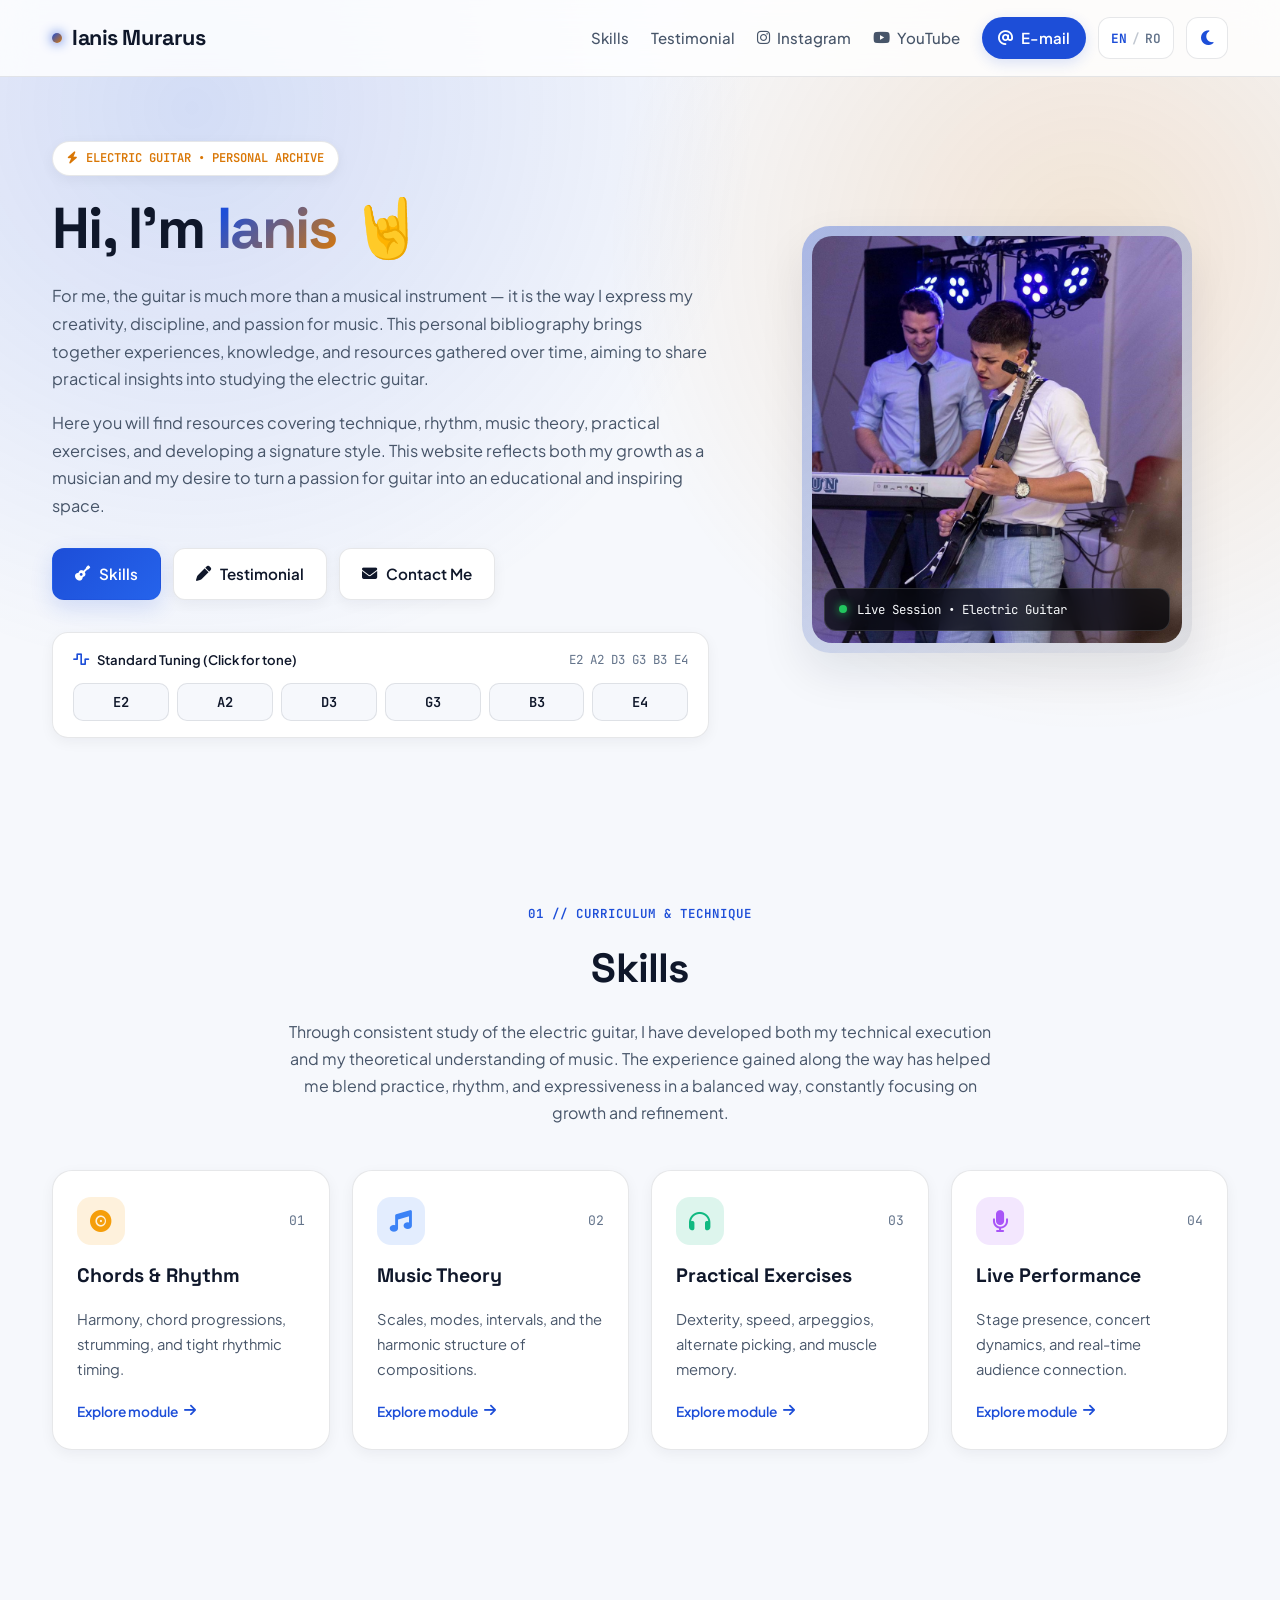
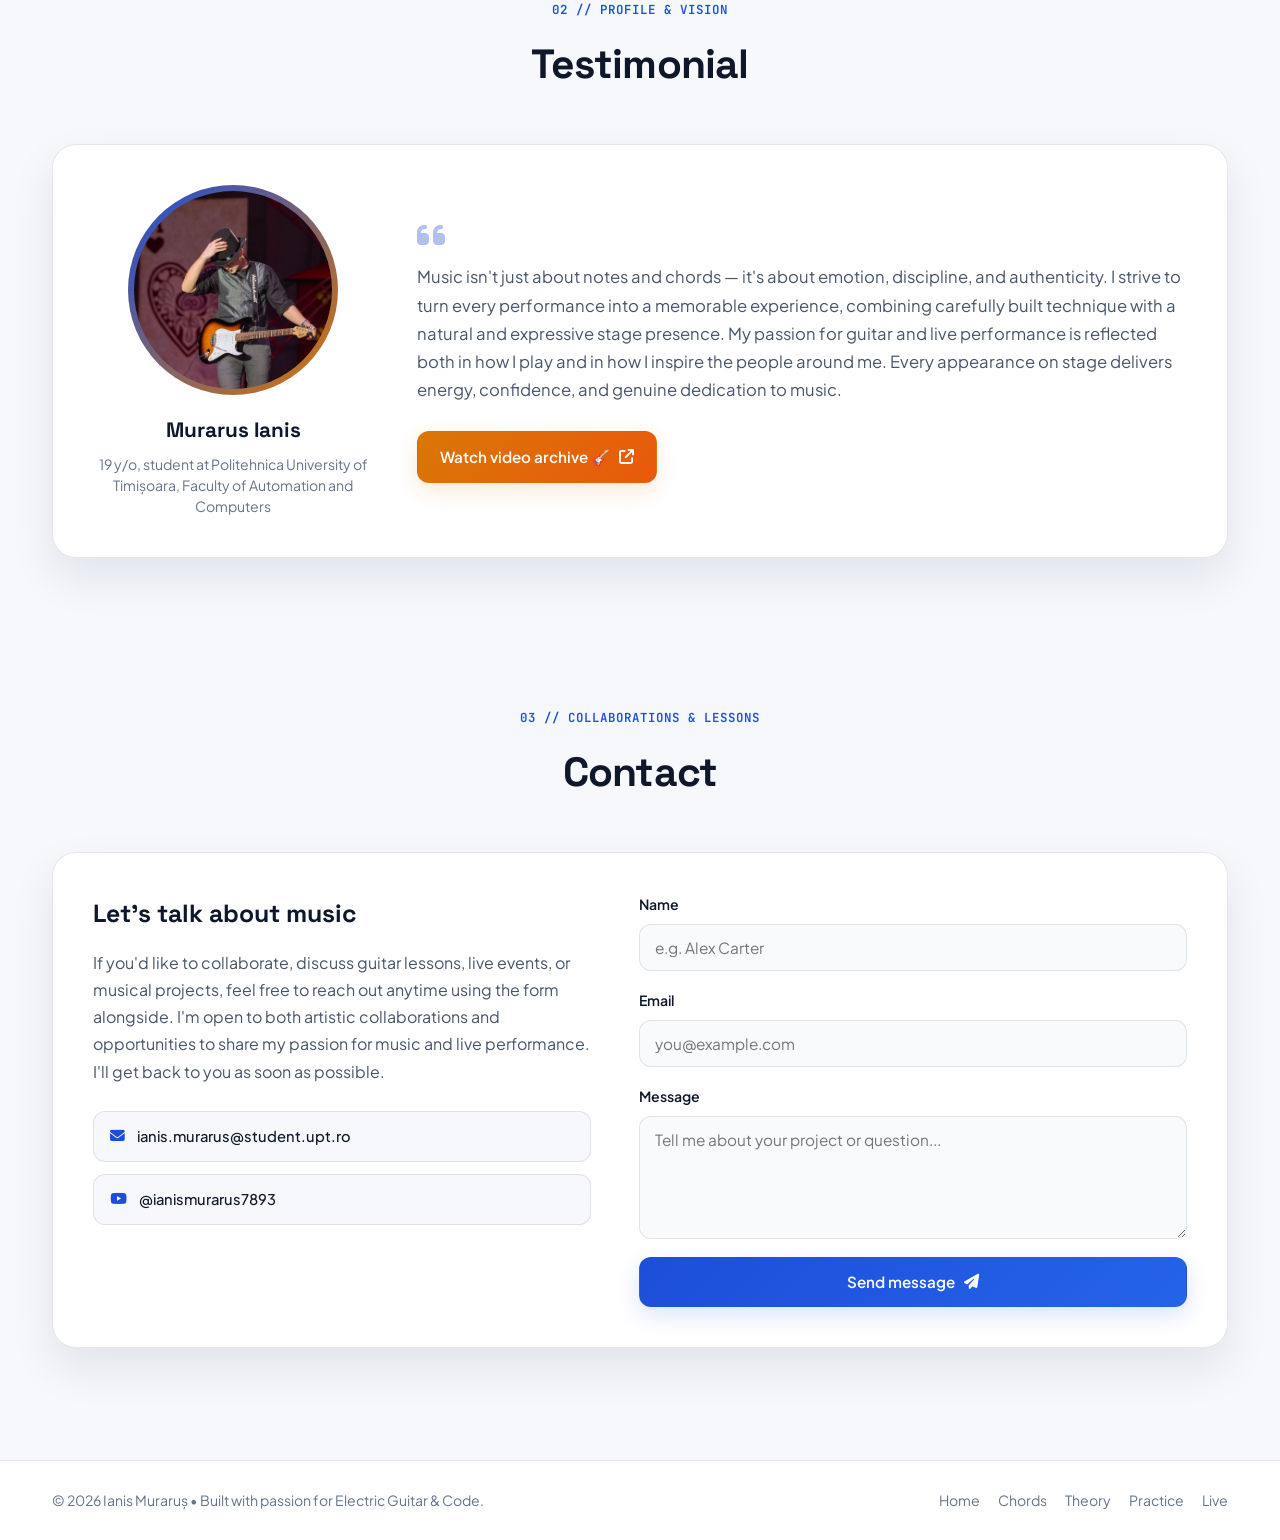
<file: index.html>
<!DOCTYPE html>
<html lang="en" data-theme="dark" data-lang="en">
<head>
    <meta charset="UTF-8">
    <meta http-equiv="X-UA-Compatible" content="IE=edge">
    <meta name="viewport" content="width=device-width, initial-scale=1.0">
    <meta name="description" content="Personal portfolio and electric guitar study archive - Ianis Muraruș.">

    <script>
        (function () {
            const savedTheme = localStorage.getItem('guitar-portfolio-theme');
            const prefersDark = window.matchMedia('(prefers-color-scheme: dark)').matches;
            document.documentElement.setAttribute('data-theme', savedTheme || (prefersDark ? 'dark' : 'light'));

            const savedLang = localStorage.getItem('guitar-portfolio-lang') || 'en';
            document.documentElement.setAttribute('data-lang', savedLang);
            document.documentElement.setAttribute('lang', savedLang);
        })();
    </script>

    <link rel="preconnect" href="https://fonts.googleapis.com">
    <link rel="preconnect" href="https://fonts.gstatic.com" crossorigin>
    <link href="https://fonts.googleapis.com/css2?family=JetBrains+Mono:wght@400;600&family=Plus+Jakarta+Sans:wght@400;500;600;700&family=Space+Grotesk:wght@600;700&display=swap" rel="stylesheet">

    <link rel="stylesheet" href="https://cdnjs.cloudflare.com/ajax/libs/font-awesome/6.7.2/css/all.min.css"
          integrity="sha512-Evv84Mr4kqVGRNSgIGL/F/aIDqQb7xQ2vcrdIwxfjThSH8CSR7PBEakCr51Ck+w+/U6swU2Im1vVX0SVk9ABhg=="
          crossorigin="anonymous" referrerpolicy="no-referrer" />

    <link rel="stylesheet" href="stilizare.css">
    <title>Ianis Muraruș | Electric Guitar Portfolio</title>
</head>
<body data-page="home">
    <div class="ambient-glow" aria-hidden="true"></div>

    <!-- Navigation Bar -->
    <header class="navbar">
        <div class="nav-container">
            <a href="index.html" class="brand">
                <span class="brand-dot"></span>
                <span>Ianis Murarus</span>
            </a>

            <div class="nav-actions">
                <nav class="nav-links" id="navLinks">
                    <a href="#Abilitati" data-i18n="nav.skills">Skills</a>
                    <a href="#Despre-mine" data-i18n="nav.testimonial">Testimonial</a>
                    <a href="https://www.instagram.com/ianissss.7?igsh=MWFjeXhkZzBvejBzMw==" target="_blank" rel="noopener noreferrer" aria-label="Instagram">
                        <i class="fa-brands fa-instagram"></i>
                        <span>Instagram</span>
                    </a>
                    <a href="https://www.youtube.com/@ianismurarus7893" target="_blank" rel="noopener noreferrer" aria-label="YouTube">
                        <i class="fa-brands fa-youtube"></i>
                        <span>YouTube</span>
                    </a>
                    <a href="mailto:ianioxy@outlook.com" class="nav-cta">
                        <i class="fa-solid fa-at"></i>
                        <span data-i18n="nav.email">E-mail</span>
                    </a>
                </nav>

                <button id="langToggle" class="lang-toggle" type="button" aria-label="Switch language EN/RO" title="Switch language EN / RO">
                    <span class="lang-opt" data-lang-opt="en">EN</span>
                    <span class="lang-sep">/</span>
                    <span class="lang-opt" data-lang-opt="ro">RO</span>
                </button>

                <button id="themeToggle" class="theme-toggle" type="button" aria-label="Toggle Light/Dark theme" title="Toggle theme">
                    <i class="fa-solid fa-sun icon-sun"></i>
                    <i class="fa-solid fa-moon icon-moon"></i>
                </button>

                <button id="mobileMenuBtn" class="mobile-menu-btn" type="button" aria-label="Open menu" aria-expanded="false">
                    <i class="fa-solid fa-bars"></i>
                </button>
            </div>
        </div>
    </header>

    <main>
        <!-- Section 1: Hero -->
        <section class="hero-section reveal">
            <div class="hero-text">
                <div class="hero-badge">
                    <i class="fa-solid fa-bolt"></i>
                    <span data-i18n="hero.badge">ELECTRIC GUITAR &bull; PERSONAL ARCHIVE</span>
                </div>

                <h1 data-i18n-html="hero.title">Hi, I'm <span class="gradient-text">Ianis</span> 🤘</h1>

                <p data-i18n="hero.p1">
                    For me, the guitar is much more than a musical instrument — it is the way I express my creativity,
                    discipline, and passion for music. This personal bibliography brings together experiences, knowledge,
                    and resources gathered over time, aiming to share practical insights into studying the electric guitar.
                </p>
                <p data-i18n="hero.p2">
                    Here you will find resources covering technique, rhythm, music theory, practical exercises, and
                    developing a signature style. This website reflects both my growth as a musician and my desire to
                    turn a passion for guitar into an educational and inspiring space.
                </p>

                <div class="hero-links">
                    <a href="#Abilitati" class="btn btn-primary">
                        <i class="fa-solid fa-guitar"></i>
                        <span data-i18n="hero.btn.skills">Skills</span>
                    </a>
                    <a href="#Despre-mine" class="btn btn-secondary">
                        <i class="fa-solid fa-pen"></i>
                        <span data-i18n="hero.btn.testimonial">Testimonial</span>
                    </a>
                    <a href="#Contacteaza-ma" class="btn btn-secondary">
                        <i class="fa-solid fa-envelope"></i>
                        <span data-i18n="hero.btn.contact">Contact Me</span>
                    </a>
                </div>

                <!-- Interactive Web Audio API Tuner -->
                <div class="tuner-widget" aria-label="Interactive standard guitar tuner">
                    <div class="tuner-header">
                        <span class="tuner-title">
                            <i class="fa-solid fa-wave-square"></i>
                            <span data-i18n="tuner.title">Standard Tuning (Click for tone)</span>
                        </span>
                        <span class="tuner-status" id="tunerStatus">E2 A2 D3 G3 B3 E4</span>
                    </div>
                    <div class="tuner-strings">
                        <button type="button" class="string-btn" data-note="E2" data-freq="82.41">E2</button>
                        <button type="button" class="string-btn" data-note="A2" data-freq="110.00">A2</button>
                        <button type="button" class="string-btn" data-note="D3" data-freq="146.83">D3</button>
                        <button type="button" class="string-btn" data-note="G3" data-freq="196.00">G3</button>
                        <button type="button" class="string-btn" data-note="B3" data-freq="246.94">B3</button>
                        <button type="button" class="string-btn" data-note="E4" data-freq="329.63">E4</button>
                    </div>
                </div>
            </div>

            <div class="hero-visual">
                <div class="portrait-frame">
                    <img src="Ianis Murarus headshot 2.0.jpeg" alt="Ianis Muraruș playing electric guitar live on stage">
                    <div class="portrait-tag">
                        <span class="pulse-dot"></span>
                        <span data-i18n="portrait.tag">Live Session &bull; Electric Guitar</span>
                    </div>
                </div>
            </div>
        </section>

        <!-- Section 2: Skills -->
        <section id="Abilitati" class="section-block reveal">
            <div class="section-header">
                <span class="section-eyebrow" data-i18n="skills.eyebrow">01 // CURRICULUM &amp; TECHNIQUE</span>
                <h2 data-i18n="skills.heading">Skills</h2>
                <p data-i18n="skills.intro">
                    Through consistent study of the electric guitar, I have developed both my technical execution and my
                    theoretical understanding of music. The experience gained along the way has helped me blend practice,
                    rhythm, and expressiveness in a balanced way, constantly focusing on growth and refinement.
                </p>
            </div>

            <div class="skills-grid">
                <a href="acorduri-ritm.html" class="skill-card">
                    <div class="card-top">
                        <div class="skill-icon icon-amber">
                            <i class="fa-solid fa-record-vinyl"></i>
                        </div>
                        <span class="card-index">01</span>
                    </div>
                    <h3 data-i18n="card1.title">Chords &amp; Rhythm</h3>
                    <p data-i18n="card1.desc">Harmony, chord progressions, strumming, and tight rhythmic timing.</p>
                    <span class="card-arrow"><span data-i18n="card.explore">Explore module</span> <i class="fa-solid fa-arrow-right"></i></span>
                </a>

                <a href="teorie-muzicala.html" class="skill-card">
                    <div class="card-top">
                        <div class="skill-icon icon-blue">
                            <i class="fa-solid fa-music"></i>
                        </div>
                        <span class="card-index">02</span>
                    </div>
                    <h3 data-i18n="card2.title">Music Theory</h3>
                    <p data-i18n="card2.desc">Scales, modes, intervals, and the harmonic structure of compositions.</p>
                    <span class="card-arrow"><span data-i18n="card.explore">Explore module</span> <i class="fa-solid fa-arrow-right"></i></span>
                </a>

                <a href="exercitii-practice.html" class="skill-card">
                    <div class="card-top">
                        <div class="skill-icon icon-emerald">
                            <i class="fa-solid fa-headphones"></i>
                        </div>
                        <span class="card-index">03</span>
                    </div>
                    <h3 data-i18n="card3.title">Practical Exercises</h3>
                    <p data-i18n="card3.desc">Dexterity, speed, arpeggios, alternate picking, and muscle memory.</p>
                    <span class="card-arrow"><span data-i18n="card.explore">Explore module</span> <i class="fa-solid fa-arrow-right"></i></span>
                </a>

                <a href="performanta-live.html" class="skill-card">
                    <div class="card-top">
                        <div class="skill-icon icon-purple">
                            <i class="fa-solid fa-microphone"></i>
                        </div>
                        <span class="card-index">04</span>
                    </div>
                    <h3 data-i18n="card4.title">Live Performance</h3>
                    <p data-i18n="card4.desc">Stage presence, concert dynamics, and real-time audience connection.</p>
                    <span class="card-arrow"><span data-i18n="card.explore">Explore module</span> <i class="fa-solid fa-arrow-right"></i></span>
                </a>
            </div>
        </section>

        <!-- Section 3: Testimonial -->
        <section id="Despre-mine" class="section-block reveal">
            <div class="section-header">
                <span class="section-eyebrow" data-i18n="test.eyebrow">02 // PROFILE &amp; VISION</span>
                <h2 data-i18n="test.heading">Testimonial</h2>
            </div>

            <div class="testimonial-card">
                <div class="person-details">
                    <div class="avatar-ring">
                        <img src="ianischitarist2.jpeg" alt="Ianis Muraruș performing with a Sunburst electric guitar">
                    </div>
                    <h3>Murarus Ianis</h3>
                    <p class="person-role" data-i18n="test.role">
                        19 y/o, student at Politehnica University of Timișoara, Faculty of Automation and Computers
                    </p>
                </div>

                <div class="testimonial-body">
                    <i class="fa-solid fa-quote-left quote-mark" aria-hidden="true"></i>
                    <p data-i18n="test.body">
                        Music isn't just about notes and chords — it's about emotion, discipline, and authenticity.
                        I strive to turn every performance into a memorable experience, combining carefully built
                        technique with a natural and expressive stage presence. My passion for guitar and live
                        performance is reflected both in how I play and in how I inspire the people around me. Every
                        appearance on stage delivers energy, confidence, and genuine dedication to music.
                    </p>

                    <a href="https://www.youtube.com/playlist?list=PLCSrfbxIa9fa12Tsep3mIH50BxM8bW4pe"
                       target="_blank" rel="noopener noreferrer" class="btn btn-accent">
                        <span data-i18n="test.cta">Watch video archive 🎸</span>
                        <i class="fa-solid fa-arrow-up-right-from-square"></i>
                    </a>
                </div>
            </div>
        </section>

        <!-- Section 4: Contact -->
        <section id="Contacteaza-ma" class="section-block reveal">
            <div class="section-header">
                <span class="section-eyebrow" data-i18n="contact.eyebrow">03 // COLLABORATIONS &amp; LESSONS</span>
                <h2 data-i18n="contact.heading">Contact</h2>
            </div>

            <div class="contact-card">
                <div class="contact-info">
                    <h3 data-i18n="contact.sub">Let's talk about music</h3>
                    <p data-i18n="contact.desc">
                        If you'd like to collaborate, discuss guitar lessons, live events, or musical projects, feel free
                        to reach out anytime using the form alongside. I'm open to both artistic collaborations and
                        opportunities to share my passion for music and live performance. I'll get back to you as soon
                        as possible.
                    </p>

                    <div class="direct-channels">
                        <a href="mailto:ianis.murarus@student.upt.ro" class="channel-pill">
                            <i class="fa-solid fa-envelope"></i>
                            <span>ianis.murarus@student.upt.ro</span>
                        </a>
                        <a href="https://www.youtube.com/@ianismurarus7893" target="_blank" rel="noopener noreferrer" class="channel-pill">
                            <i class="fa-brands fa-youtube"></i>
                            <span>@ianismurarus7893</span>
                        </a>
                    </div>
                </div>

                <form id="contactForm" class="contact-form">
                    <div class="form-group">
                        <label for="name" data-i18n="form.name">Name</label>
                        <input type="text" id="name" name="name" placeholder="e.g. Alex Carter" data-i18n-placeholder="form.name.ph" required>
                    </div>

                    <div class="form-group">
                        <label for="email" data-i18n="form.email">Email</label>
                        <input type="email" id="email" name="email" placeholder="you@example.com" data-i18n-placeholder="form.email.ph" required>
                    </div>

                    <div class="form-group">
                        <label for="message" data-i18n="form.message">Message</label>
                        <textarea id="message" name="message" rows="5" placeholder="Tell me about your project or question..." data-i18n-placeholder="form.message.ph" required></textarea>
                    </div>

                    <button type="submit" class="btn btn-primary btn-full">
                        <span data-i18n="form.submit">Send message</span>
                        <i class="fa-solid fa-paper-plane"></i>
                    </button>
                </form>
            </div>
        </section>
    </main>

    <footer class="footer">
        <div class="footer-inner">
            <p>&copy; <span id="currentYear"></span> Ianis Muraruș &bull; <span data-i18n="footer.copy">Built with passion for Electric Guitar &amp; Code.</span></p>
            <div class="footer-links">
                <a href="index.html" data-i18n="footer.home">Home</a>
                <a href="acorduri-ritm.html" data-i18n="footer.chords">Chords</a>
                <a href="teorie-muzicala.html" data-i18n="footer.theory">Theory</a>
                <a href="exercitii-practice.html" data-i18n="footer.practice">Practice</a>
                <a href="performanta-live.html" data-i18n="footer.live">Live</a>
            </div>
        </div>
    </footer>

    <div id="toast" class="toast" role="status" aria-live="polite"></div>

    <script src="script.js"></script>
</body>
</html>
</file>
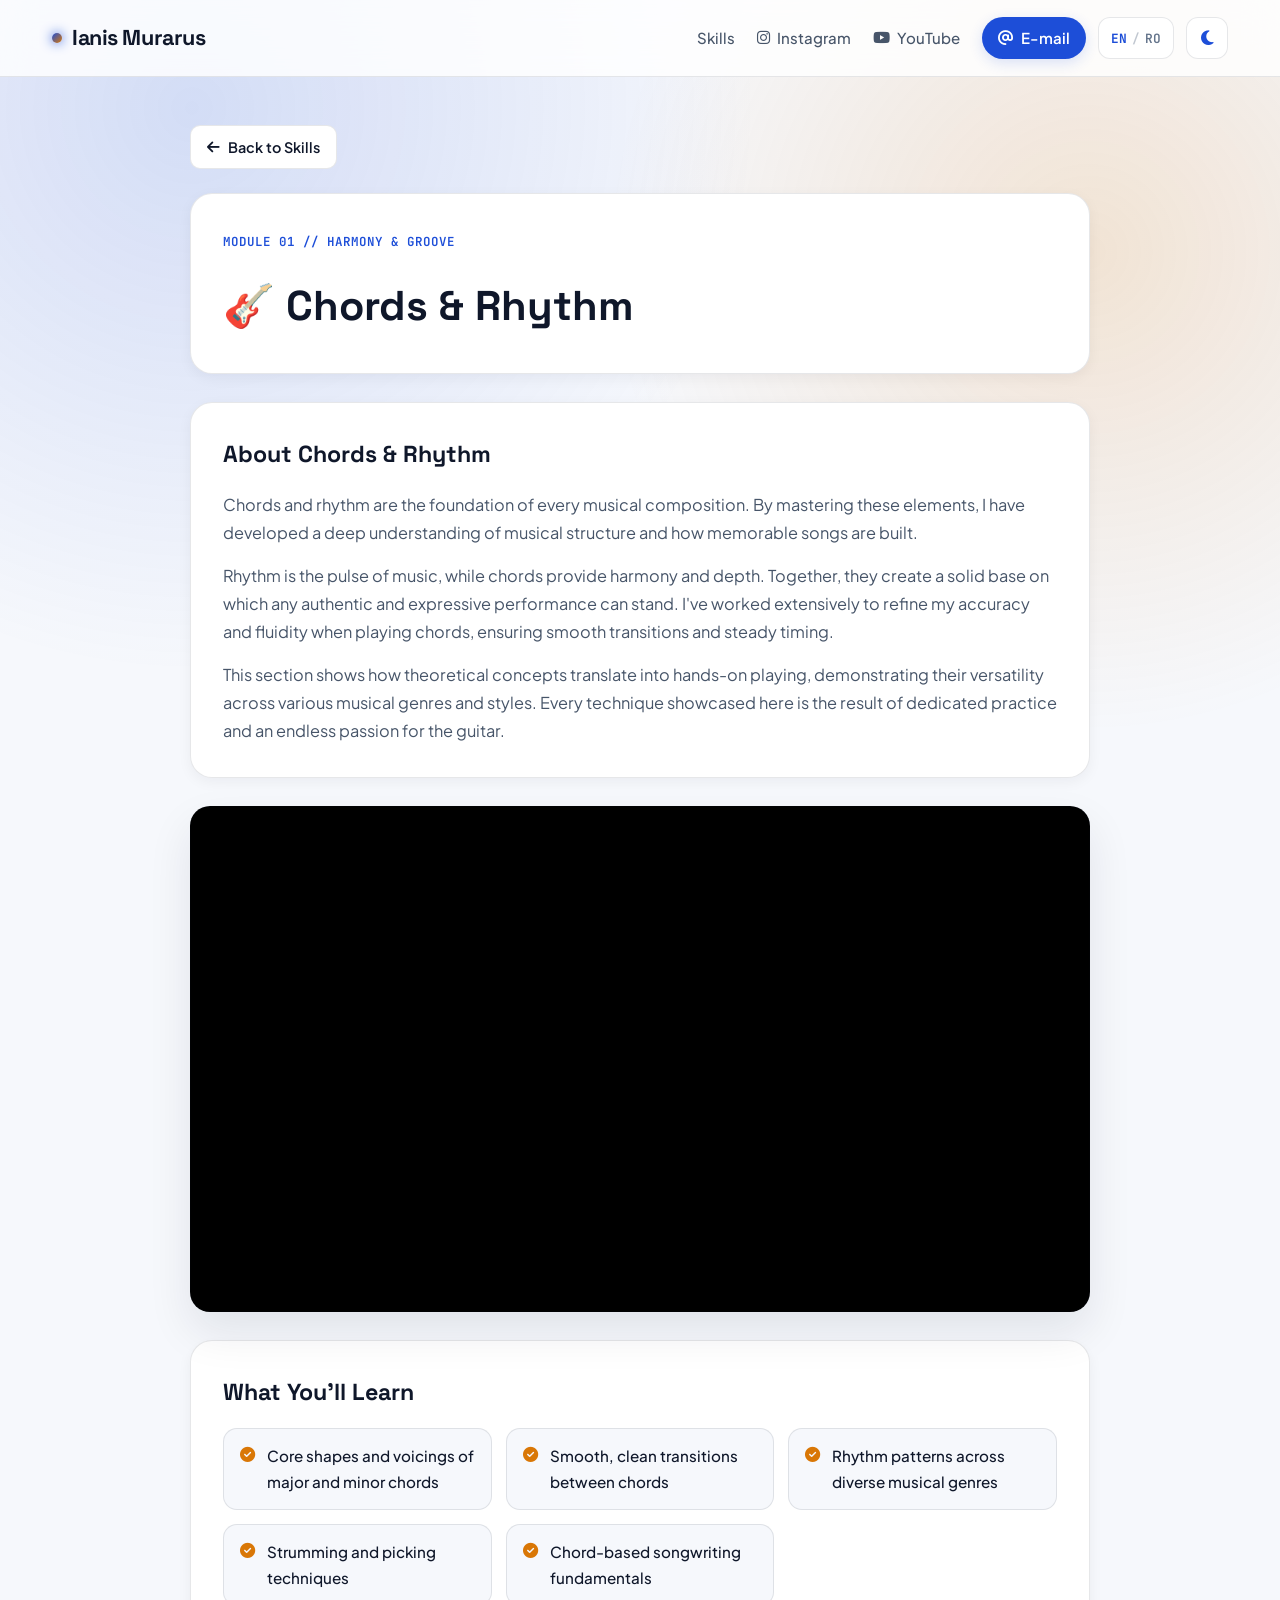
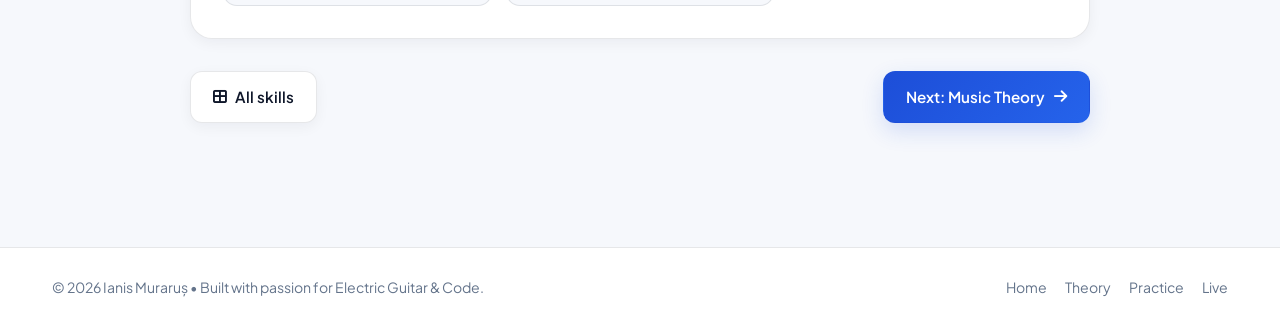
<file: acorduri-ritm.html>
<!DOCTYPE html>
<html lang="en" data-theme="dark" data-lang="en">
<head>
    <meta charset="UTF-8">
    <meta http-equiv="X-UA-Compatible" content="IE=edge">
    <meta name="viewport" content="width=device-width, initial-scale=1.0">

    <script>
        (function () {
            const savedTheme = localStorage.getItem('guitar-portfolio-theme');
            const prefersDark = window.matchMedia('(prefers-color-scheme: dark)').matches;
            document.documentElement.setAttribute('data-theme', savedTheme || (prefersDark ? 'dark' : 'light'));

            const savedLang = localStorage.getItem('guitar-portfolio-lang') || 'en';
            document.documentElement.setAttribute('data-lang', savedLang);
            document.documentElement.setAttribute('lang', savedLang);
        })();
    </script>

    <link rel="preconnect" href="https://fonts.googleapis.com">
    <link rel="preconnect" href="https://fonts.gstatic.com" crossorigin>
    <link href="https://fonts.googleapis.com/css2?family=JetBrains+Mono:wght@400;600&family=Plus+Jakarta+Sans:wght@400;500;600;700&family=Space+Grotesk:wght@600;700&display=swap" rel="stylesheet">

    <link rel="stylesheet" href="https://cdnjs.cloudflare.com/ajax/libs/font-awesome/6.7.2/css/all.min.css"
          integrity="sha512-Evv84Mr4kqVGRNSgIGL/F/aIDqQb7xQ2vcrdIwxfjThSH8CSR7PBEakCr51Ck+w+/U6swU2Im1vVX0SVk9ABhg=="
          crossorigin="anonymous" referrerpolicy="no-referrer" />

    <link rel="stylesheet" href="stilizare.css">
    <title>Chords &amp; Rhythm - Ianis Muraruș</title>
</head>
<body data-page="chords">
    <div class="ambient-glow" aria-hidden="true"></div>

    <header class="navbar">
        <div class="nav-container">
            <a href="index.html" class="brand">
                <span class="brand-dot"></span>
                <span>Ianis Murarus</span>
            </a>

            <div class="nav-actions">
                <nav class="nav-links" id="navLinks">
                    <a href="index.html#Abilitati" data-i18n="nav.skills">Skills</a>
                    <a href="https://www.instagram.com/ianissss.7?igsh=MWFjeXhkZzBvejBzMw==" target="_blank" rel="noopener noreferrer">
                        <i class="fa-brands fa-instagram"></i>
                        <span>Instagram</span>
                    </a>
                    <a href="https://www.youtube.com/@ianismurarus7893" target="_blank" rel="noopener noreferrer">
                        <i class="fa-brands fa-youtube"></i>
                        <span>YouTube</span>
                    </a>
                    <a href="mailto:ianioxy@outlook.com" class="nav-cta">
                        <i class="fa-solid fa-at"></i>
                        <span data-i18n="nav.email">E-mail</span>
                    </a>
                </nav>

                <button id="langToggle" class="lang-toggle" type="button" aria-label="Switch language EN/RO" title="Switch language EN / RO">
                    <span class="lang-opt" data-lang-opt="en">EN</span>
                    <span class="lang-sep">/</span>
                    <span class="lang-opt" data-lang-opt="ro">RO</span>
                </button>

                <button id="themeToggle" class="theme-toggle" type="button" aria-label="Toggle Light/Dark theme">
                    <i class="fa-solid fa-sun icon-sun"></i>
                    <i class="fa-solid fa-moon icon-moon"></i>
                </button>

                <button id="mobileMenuBtn" class="mobile-menu-btn" type="button" aria-label="Open menu" aria-expanded="false">
                    <i class="fa-solid fa-bars"></i>
                </button>
            </div>
        </div>
    </header>

    <main>
        <article class="skill-page reveal">
            <a href="index.html#Abilitati" class="back-link">
                <i class="fa-solid fa-arrow-left"></i>
                <span data-i18n="sub.back">Back to Skills</span>
            </a>

            <div class="skill-hero-banner">
                <span class="section-eyebrow" data-i18n="chords.eyebrow">MODULE 01 // HARMONY &amp; GROOVE</span>
                <h1 data-i18n="chords.title">🎸 Chords &amp; Rhythm</h1>
            </div>

            <div class="skill-article">
                <h2 data-i18n="chords.h2">About Chords &amp; Rhythm</h2>
                <p data-i18n="chords.p1">
                    Chords and rhythm are the foundation of every musical composition. By mastering these elements,
                    I have developed a deep understanding of musical structure and how memorable songs are built.
                </p>
                <p data-i18n="chords.p2">
                    Rhythm is the pulse of music, while chords provide harmony and depth. Together, they create a solid
                    base on which any authentic and expressive performance can stand. I've worked extensively to refine
                    my accuracy and fluidity when playing chords, ensuring smooth transitions and steady timing.
                </p>
                <p data-i18n="chords.p3">
                    This section shows how theoretical concepts translate into hands-on playing, demonstrating their
                    versatility across various musical genres and styles. Every technique showcased here is the result of
                    dedicated practice and an endless passion for the guitar.
                </p>
            </div>

            <div class="video-wrapper">
                <iframe src="https://www.youtube.com/embed/elSSzHAhJ1w"
                        title="Chords and Rhythm - Demonstration"
                        allow="accelerometer; autoplay; clipboard-write; encrypted-media; gyroscope; picture-in-picture"
                        allowfullscreen loading="lazy" referrerpolicy="no-referrer-when-downgrade">
                </iframe>
            </div>

            <div class="skill-article">
                <h2 data-i18n="chords.list.h2">What You'll Learn</h2>
                <ul class="checklist-grid">
                    <li><i class="fa-solid fa-circle-check"></i><span data-i18n="chords.li1">Core shapes and voicings of major and minor chords</span></li>
                    <li><i class="fa-solid fa-circle-check"></i><span data-i18n="chords.li2">Smooth, clean transitions between chords</span></li>
                    <li><i class="fa-solid fa-circle-check"></i><span data-i18n="chords.li3">Rhythm patterns across diverse musical genres</span></li>
                    <li><i class="fa-solid fa-circle-check"></i><span data-i18n="chords.li4">Strumming and picking techniques</span></li>
                    <li><i class="fa-solid fa-circle-check"></i><span data-i18n="chords.li5">Chord-based songwriting fundamentals</span></li>
                </ul>
            </div>

            <div class="skill-nav-footer">
                <a href="index.html#Abilitati" class="btn btn-secondary"><i class="fa-solid fa-border-all"></i> <span data-i18n="sub.all">All skills</span></a>
                <a href="teorie-muzicala.html" class="btn btn-primary"><span data-i18n="chords.next">Next: Music Theory</span> <i class="fa-solid fa-arrow-right"></i></a>
            </div>
        </article>
    </main>

    <footer class="footer">
        <div class="footer-inner">
            <p>&copy; <span id="currentYear"></span> Ianis Muraruș &bull; <span data-i18n="footer.copy">Built with passion for Electric Guitar &amp; Code.</span></p>
            <div class="footer-links">
                <a href="index.html" data-i18n="footer.home">Home</a>
                <a href="teorie-muzicala.html" data-i18n="footer.theory">Theory</a>
                <a href="exercitii-practice.html" data-i18n="footer.practice">Practice</a>
                <a href="performanta-live.html" data-i18n="footer.live">Live</a>
            </div>
        </div>
    </footer>

    <script src="script.js"></script>
</body>
</html>
</file>
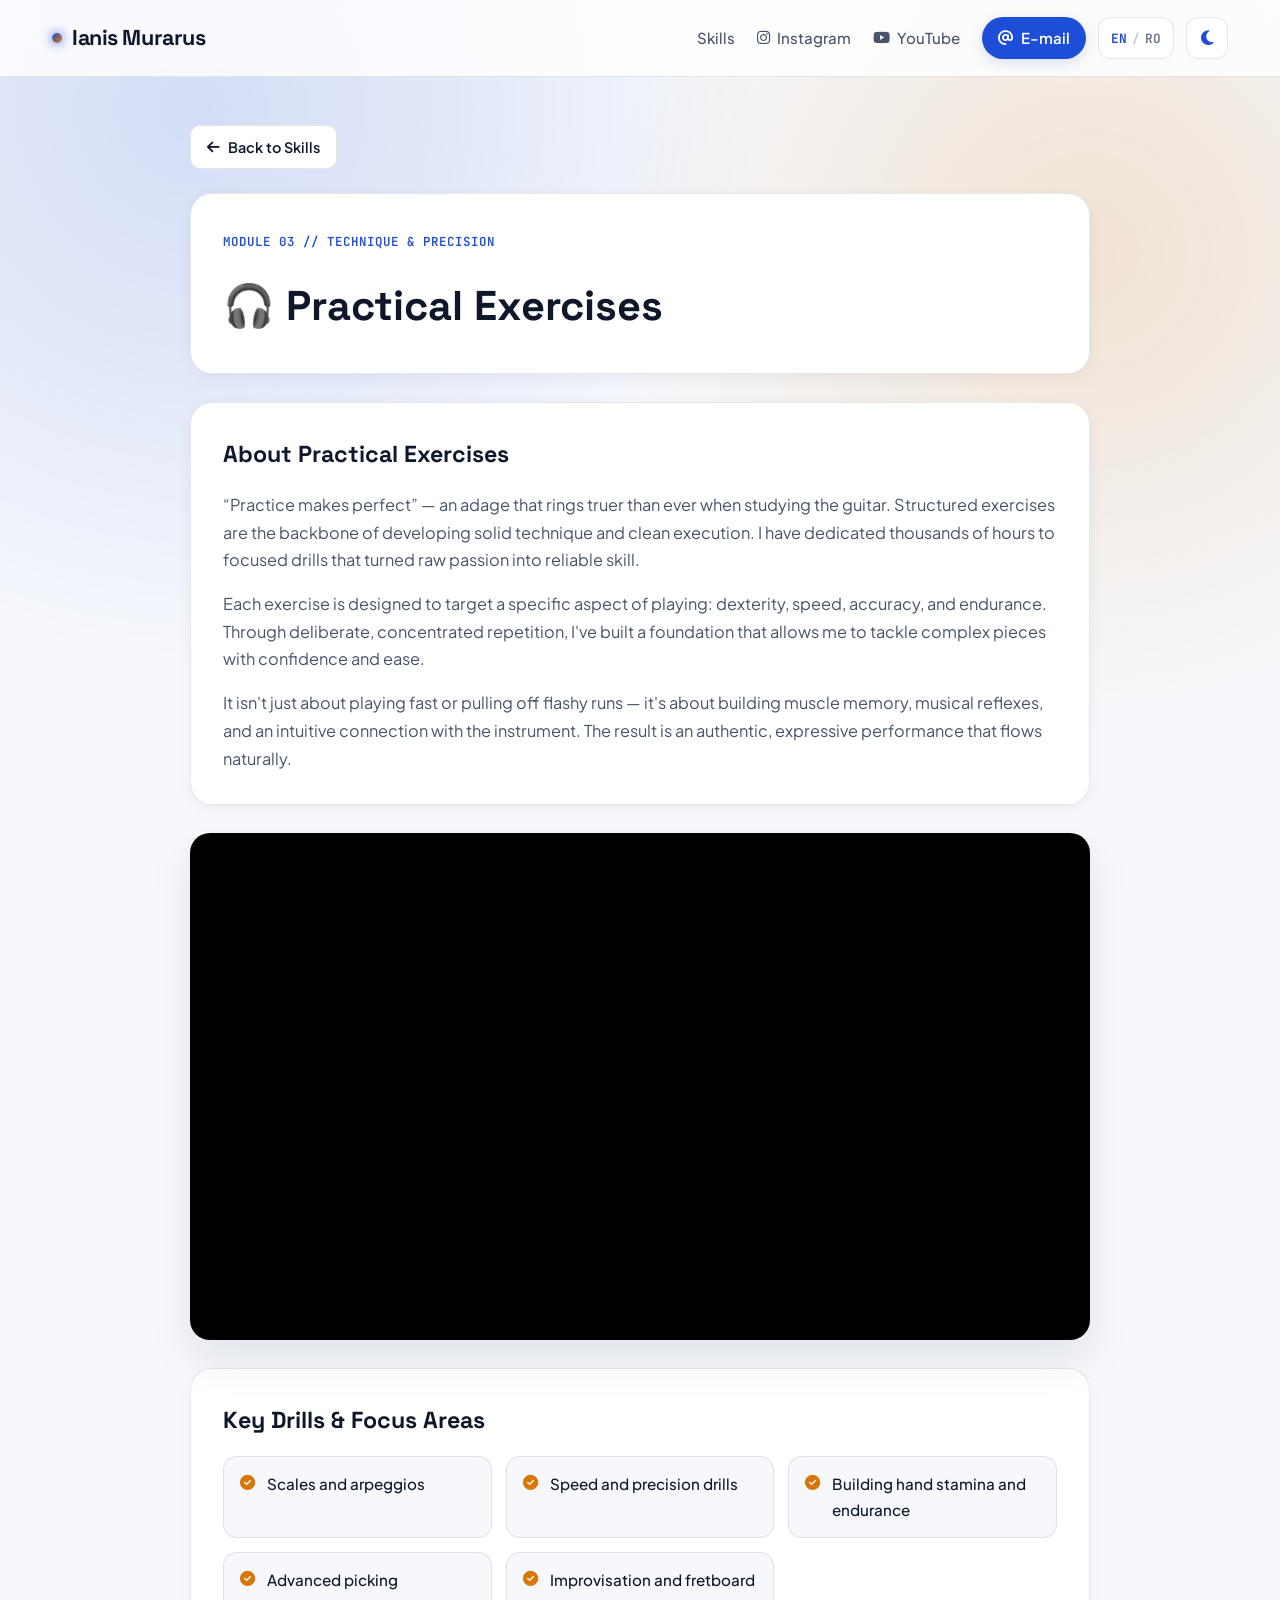
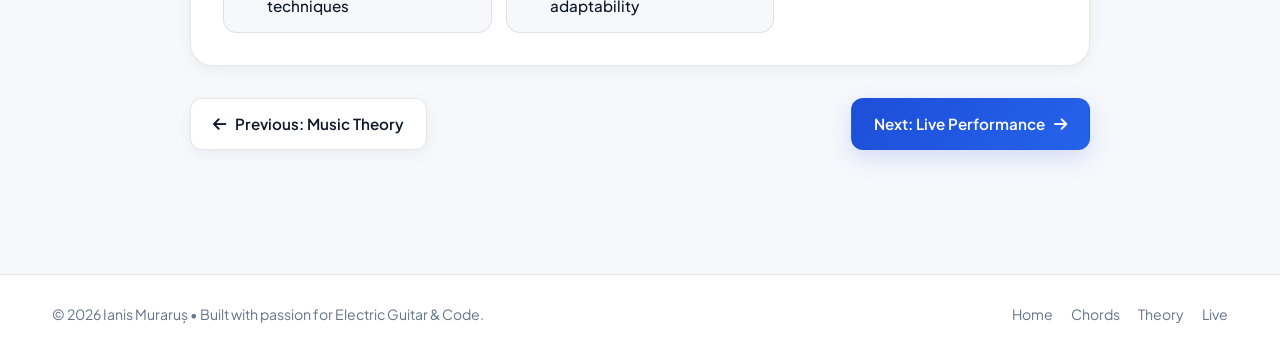
<file: exercitii-practice.html>
<!DOCTYPE html>
<html lang="en" data-theme="dark" data-lang="en">
<head>
    <meta charset="UTF-8">
    <meta http-equiv="X-UA-Compatible" content="IE=edge">
    <meta name="viewport" content="width=device-width, initial-scale=1.0">

    <script>
        (function () {
            const savedTheme = localStorage.getItem('guitar-portfolio-theme');
            const prefersDark = window.matchMedia('(prefers-color-scheme: dark)').matches;
            document.documentElement.setAttribute('data-theme', savedTheme || (prefersDark ? 'dark' : 'light'));

            const savedLang = localStorage.getItem('guitar-portfolio-lang') || 'en';
            document.documentElement.setAttribute('data-lang', savedLang);
            document.documentElement.setAttribute('lang', savedLang);
        })();
    </script>

    <link rel="preconnect" href="https://fonts.googleapis.com">
    <link rel="preconnect" href="https://fonts.gstatic.com" crossorigin>
    <link href="https://fonts.googleapis.com/css2?family=JetBrains+Mono:wght@400;600&family=Plus+Jakarta+Sans:wght@400;500;600;700&family=Space+Grotesk:wght@600;700&display=swap" rel="stylesheet">

    <link rel="stylesheet" href="https://cdnjs.cloudflare.com/ajax/libs/font-awesome/6.7.2/css/all.min.css"
          integrity="sha512-Evv84Mr4kqVGRNSgIGL/F/aIDqQb7xQ2vcrdIwxfjThSH8CSR7PBEakCr51Ck+w+/U6swU2Im1vVX0SVk9ABhg=="
          crossorigin="anonymous" referrerpolicy="no-referrer" />

    <link rel="stylesheet" href="stilizare.css">
    <title>Practical Exercises - Ianis Muraruș</title>
</head>
<body data-page="practice">
    <div class="ambient-glow" aria-hidden="true"></div>

    <header class="navbar">
        <div class="nav-container">
            <a href="index.html" class="brand">
                <span class="brand-dot"></span>
                <span>Ianis Murarus</span>
            </a>

            <div class="nav-actions">
                <nav class="nav-links" id="navLinks">
                    <a href="index.html#Abilitati" data-i18n="nav.skills">Skills</a>
                    <a href="https://www.instagram.com/ianissss.7?igsh=MWFjeXhkZzBvejBzMw==" target="_blank" rel="noopener noreferrer">
                        <i class="fa-brands fa-instagram"></i>
                        <span>Instagram</span>
                    </a>
                    <a href="https://www.youtube.com/@ianismurarus7893" target="_blank" rel="noopener noreferrer">
                        <i class="fa-brands fa-youtube"></i>
                        <span>YouTube</span>
                    </a>
                    <a href="mailto:ianioxy@outlook.com" class="nav-cta">
                        <i class="fa-solid fa-at"></i>
                        <span data-i18n="nav.email">E-mail</span>
                    </a>
                </nav>

                <button id="langToggle" class="lang-toggle" type="button" aria-label="Switch language EN/RO" title="Switch language EN / RO">
                    <span class="lang-opt" data-lang-opt="en">EN</span>
                    <span class="lang-sep">/</span>
                    <span class="lang-opt" data-lang-opt="ro">RO</span>
                </button>

                <button id="themeToggle" class="theme-toggle" type="button" aria-label="Toggle Light/Dark theme">
                    <i class="fa-solid fa-sun icon-sun"></i>
                    <i class="fa-solid fa-moon icon-moon"></i>
                </button>

                <button id="mobileMenuBtn" class="mobile-menu-btn" type="button" aria-label="Open menu" aria-expanded="false">
                    <i class="fa-solid fa-bars"></i>
                </button>
            </div>
        </div>
    </header>

    <main>
        <article class="skill-page reveal">
            <a href="index.html#Abilitati" class="back-link">
                <i class="fa-solid fa-arrow-left"></i>
                <span data-i18n="sub.back">Back to Skills</span>
            </a>

            <div class="skill-hero-banner">
                <span class="section-eyebrow" data-i18n="practice.eyebrow">MODULE 03 // TECHNIQUE &amp; PRECISION</span>
                <h1 data-i18n="practice.title">🎧 Practical Exercises</h1>
            </div>

            <div class="skill-article">
                <h2 data-i18n="practice.h2">About Practical Exercises</h2>
                <p data-i18n="practice.p1">
                    “Practice makes perfect” — an adage that rings truer than ever when studying the guitar. Structured
                    exercises are the backbone of developing solid technique and clean execution. I have dedicated
                    thousands of hours to focused drills that turned raw passion into reliable skill.
                </p>
                <p data-i18n="practice.p2">
                    Each exercise is designed to target a specific aspect of playing: dexterity, speed, accuracy, and
                    endurance. Through deliberate, concentrated repetition, I've built a foundation that allows me to
                    tackle complex pieces with confidence and ease.
                </p>
                <p data-i18n="practice.p3">
                    It isn't just about playing fast or pulling off flashy runs — it's about building muscle memory,
                    musical reflexes, and an intuitive connection with the instrument. The result is an authentic,
                    expressive performance that flows naturally.
                </p>
            </div>

            <div class="video-wrapper">
                <iframe src="https://www.youtube.com/embed/yfh63PWLhuU"
                        title="Practical Exercises - Demonstration"
                        allow="accelerometer; autoplay; clipboard-write; encrypted-media; gyroscope; picture-in-picture"
                        allowfullscreen loading="lazy" referrerpolicy="no-referrer-when-downgrade">
                </iframe>
            </div>

            <div class="skill-article">
                <h2 data-i18n="practice.list.h2">Key Drills &amp; Focus Areas</h2>
                <ul class="checklist-grid">
                    <li><i class="fa-solid fa-circle-check"></i><span data-i18n="practice.li1">Scales and arpeggios</span></li>
                    <li><i class="fa-solid fa-circle-check"></i><span data-i18n="practice.li2">Speed and precision drills</span></li>
                    <li><i class="fa-solid fa-circle-check"></i><span data-i18n="practice.li3">Building hand stamina and endurance</span></li>
                    <li><i class="fa-solid fa-circle-check"></i><span data-i18n="practice.li4">Advanced picking techniques</span></li>
                    <li><i class="fa-solid fa-circle-check"></i><span data-i18n="practice.li5">Improvisation and fretboard adaptability</span></li>
                </ul>
            </div>

            <div class="skill-nav-footer">
                <a href="teorie-muzicala.html" class="btn btn-secondary"><i class="fa-solid fa-arrow-left"></i> <span data-i18n="practice.prev">Previous: Music Theory</span></a>
                <a href="performanta-live.html" class="btn btn-primary"><span data-i18n="practice.next">Next: Live Performance</span> <i class="fa-solid fa-arrow-right"></i></a>
            </div>
        </article>
    </main>

    <footer class="footer">
        <div class="footer-inner">
            <p>&copy; <span id="currentYear"></span> Ianis Muraruș &bull; <span data-i18n="footer.copy">Built with passion for Electric Guitar &amp; Code.</span></p>
            <div class="footer-links">
                <a href="index.html" data-i18n="footer.home">Home</a>
                <a href="acorduri-ritm.html" data-i18n="footer.chords">Chords</a>
                <a href="teorie-muzicala.html" data-i18n="footer.theory">Theory</a>
                <a href="performanta-live.html" data-i18n="footer.live">Live</a>
            </div>
        </div>
    </footer>

    <script src="script.js"></script>
</body>
</html>
</file>
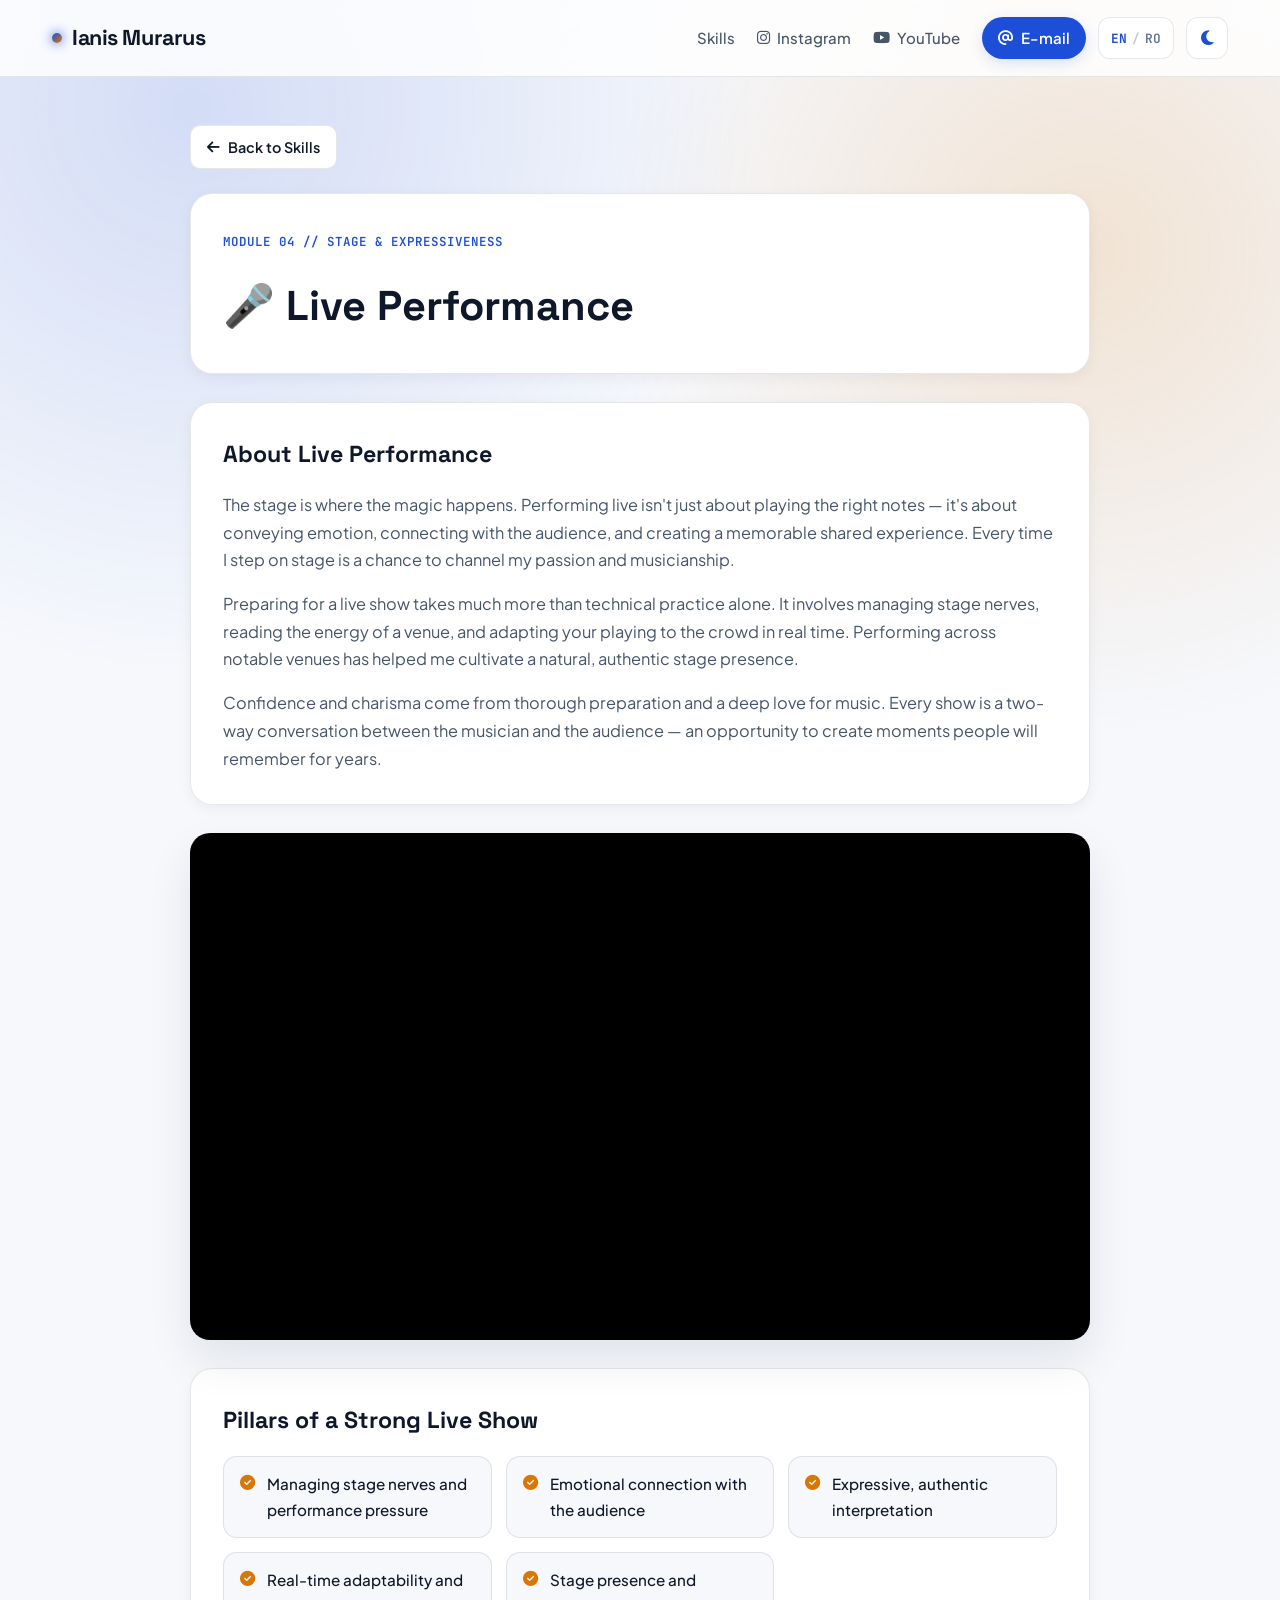
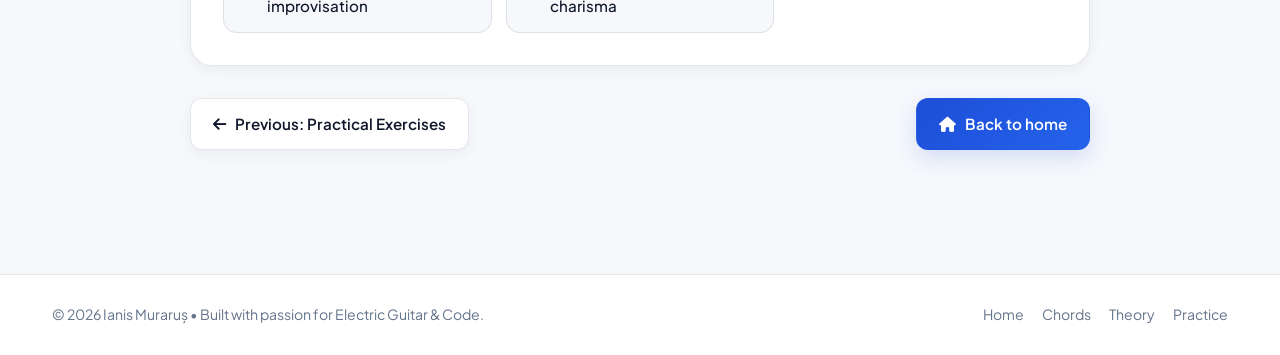
<file: performanta-live.html>
<!DOCTYPE html>
<html lang="en" data-theme="dark" data-lang="en">
<head>
    <meta charset="UTF-8">
    <meta http-equiv="X-UA-Compatible" content="IE=edge">
    <meta name="viewport" content="width=device-width, initial-scale=1.0">

    <script>
        (function () {
            const savedTheme = localStorage.getItem('guitar-portfolio-theme');
            const prefersDark = window.matchMedia('(prefers-color-scheme: dark)').matches;
            document.documentElement.setAttribute('data-theme', savedTheme || (prefersDark ? 'dark' : 'light'));

            const savedLang = localStorage.getItem('guitar-portfolio-lang') || 'en';
            document.documentElement.setAttribute('data-lang', savedLang);
            document.documentElement.setAttribute('lang', savedLang);
        })();
    </script>

    <link rel="preconnect" href="https://fonts.googleapis.com">
    <link rel="preconnect" href="https://fonts.gstatic.com" crossorigin>
    <link href="https://fonts.googleapis.com/css2?family=JetBrains+Mono:wght@400;600&family=Plus+Jakarta+Sans:wght@400;500;600;700&family=Space+Grotesk:wght@600;700&display=swap" rel="stylesheet">

    <link rel="stylesheet" href="https://cdnjs.cloudflare.com/ajax/libs/font-awesome/6.7.2/css/all.min.css"
          integrity="sha512-Evv84Mr4kqVGRNSgIGL/F/aIDqQb7xQ2vcrdIwxfjThSH8CSR7PBEakCr51Ck+w+/U6swU2Im1vVX0SVk9ABhg=="
          crossorigin="anonymous" referrerpolicy="no-referrer" />

    <link rel="stylesheet" href="stilizare.css">
    <title>Live Performance - Ianis Muraruș</title>
</head>
<body data-page="live">
    <div class="ambient-glow" aria-hidden="true"></div>

    <header class="navbar">
        <div class="nav-container">
            <a href="index.html" class="brand">
                <span class="brand-dot"></span>
                <span>Ianis Murarus</span>
            </a>

            <div class="nav-actions">
                <nav class="nav-links" id="navLinks">
                    <a href="index.html#Abilitati" data-i18n="nav.skills">Skills</a>
                    <a href="https://www.instagram.com/ianissss.7?igsh=MWFjeXhkZzBvejBzMw==" target="_blank" rel="noopener noreferrer">
                        <i class="fa-brands fa-instagram"></i>
                        <span>Instagram</span>
                    </a>
                    <a href="https://www.youtube.com/@ianismurarus7893" target="_blank" rel="noopener noreferrer">
                        <i class="fa-brands fa-youtube"></i>
                        <span>YouTube</span>
                    </a>
                    <a href="mailto:ianioxy@outlook.com" class="nav-cta">
                        <i class="fa-solid fa-at"></i>
                        <span data-i18n="nav.email">E-mail</span>
                    </a>
                </nav>

                <button id="langToggle" class="lang-toggle" type="button" aria-label="Switch language EN/RO" title="Switch language EN / RO">
                    <span class="lang-opt" data-lang-opt="en">EN</span>
                    <span class="lang-sep">/</span>
                    <span class="lang-opt" data-lang-opt="ro">RO</span>
                </button>

                <button id="themeToggle" class="theme-toggle" type="button" aria-label="Toggle Light/Dark theme">
                    <i class="fa-solid fa-sun icon-sun"></i>
                    <i class="fa-solid fa-moon icon-moon"></i>
                </button>

                <button id="mobileMenuBtn" class="mobile-menu-btn" type="button" aria-label="Open menu" aria-expanded="false">
                    <i class="fa-solid fa-bars"></i>
                </button>
            </div>
        </div>
    </header>

    <main>
        <article class="skill-page reveal">
            <a href="index.html#Abilitati" class="back-link">
                <i class="fa-solid fa-arrow-left"></i>
                <span data-i18n="sub.back">Back to Skills</span>
            </a>

            <div class="skill-hero-banner">
                <span class="section-eyebrow" data-i18n="live.eyebrow">MODULE 04 // STAGE &amp; EXPRESSIVENESS</span>
                <h1 data-i18n="live.title">🎤 Live Performance</h1>
            </div>

            <div class="skill-article">
                <h2 data-i18n="live.h2">About Live Performance</h2>
                <p data-i18n="live.p1">
                    The stage is where the magic happens. Performing live isn't just about playing the right notes — it's
                    about conveying emotion, connecting with the audience, and creating a memorable shared experience.
                    Every time I step on stage is a chance to channel my passion and musicianship.
                </p>
                <p data-i18n="live.p2">
                    Preparing for a live show takes much more than technical practice alone. It involves managing stage
                    nerves, reading the energy of a venue, and adapting your playing to the crowd in real time.
                    Performing across notable venues has helped me cultivate a natural, authentic stage presence.
                </p>
                <p data-i18n="live.p3">
                    Confidence and charisma come from thorough preparation and a deep love for music. Every show is a
                    two-way conversation between the musician and the audience — an opportunity to create moments people
                    will remember for years.
                </p>
            </div>

            <div class="video-wrapper">
                <iframe src="https://www.youtube.com/embed/Aic3MSuB7QM"
                        title="Live Performance - Demonstration"
                        allow="accelerometer; autoplay; clipboard-write; encrypted-media; gyroscope; picture-in-picture"
                        allowfullscreen loading="lazy" referrerpolicy="no-referrer-when-downgrade">
                </iframe>
            </div>

            <div class="skill-article">
                <h2 data-i18n="live.list.h2">Pillars of a Strong Live Show</h2>
                <ul class="checklist-grid">
                    <li><i class="fa-solid fa-circle-check"></i><span data-i18n="live.li1">Managing stage nerves and performance pressure</span></li>
                    <li><i class="fa-solid fa-circle-check"></i><span data-i18n="live.li2">Emotional connection with the audience</span></li>
                    <li><i class="fa-solid fa-circle-check"></i><span data-i18n="live.li3">Expressive, authentic interpretation</span></li>
                    <li><i class="fa-solid fa-circle-check"></i><span data-i18n="live.li4">Real-time adaptability and improvisation</span></li>
                    <li><i class="fa-solid fa-circle-check"></i><span data-i18n="live.li5">Stage presence and charisma</span></li>
                </ul>
            </div>

            <div class="skill-nav-footer">
                <a href="exercitii-practice.html" class="btn btn-secondary"><i class="fa-solid fa-arrow-left"></i> <span data-i18n="live.prev">Previous: Practical Exercises</span></a>
                <a href="index.html" class="btn btn-primary"><i class="fa-solid fa-house"></i> <span data-i18n="sub.home">Back to home</span></a>
            </div>
        </article>
    </main>

    <footer class="footer">
        <div class="footer-inner">
            <p>&copy; <span id="currentYear"></span> Ianis Muraruș &bull; <span data-i18n="footer.copy">Built with passion for Electric Guitar &amp; Code.</span></p>
            <div class="footer-links">
                <a href="index.html" data-i18n="footer.home">Home</a>
                <a href="acorduri-ritm.html" data-i18n="footer.chords">Chords</a>
                <a href="teorie-muzicala.html" data-i18n="footer.theory">Theory</a>
                <a href="exercitii-practice.html" data-i18n="footer.practice">Practice</a>
            </div>
        </div>
    </footer>

    <script src="script.js"></script>
</body>
</html>
</file>
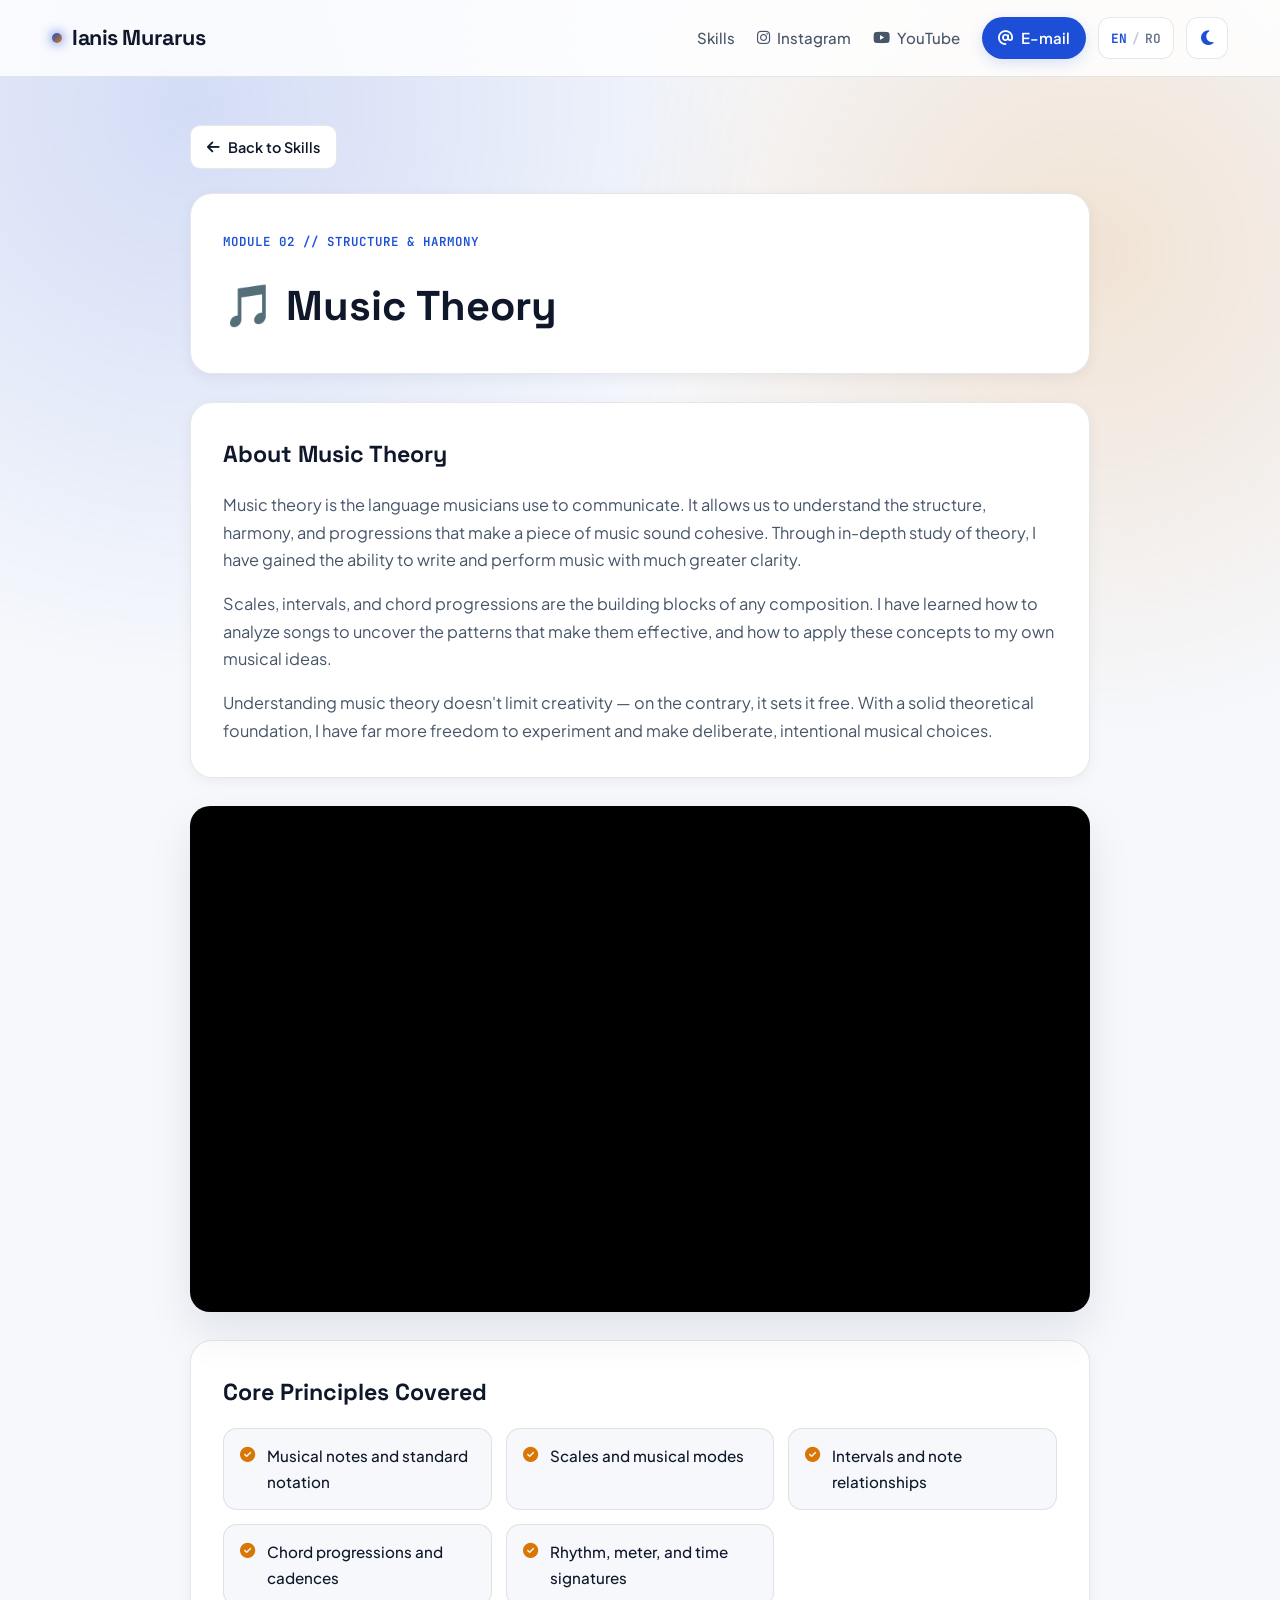
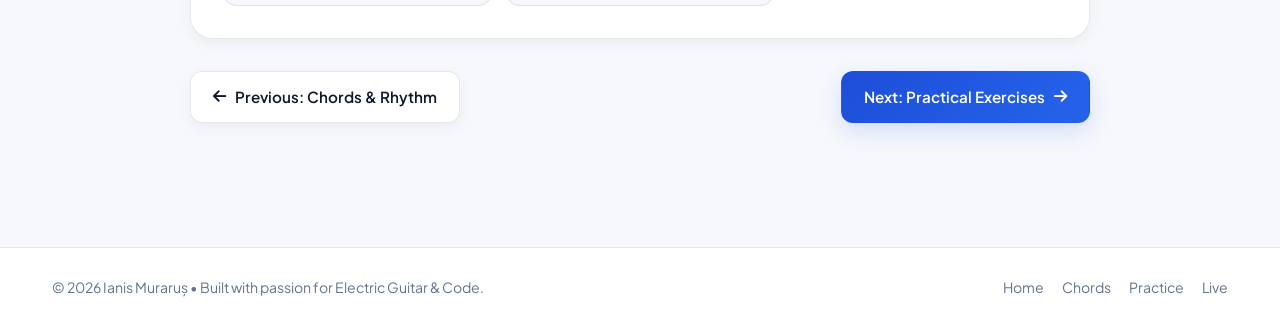
<file: teorie-muzicala.html>
<!DOCTYPE html>
<html lang="en" data-theme="dark" data-lang="en">
<head>
    <meta charset="UTF-8">
    <meta http-equiv="X-UA-Compatible" content="IE=edge">
    <meta name="viewport" content="width=device-width, initial-scale=1.0">

    <script>
        (function () {
            const savedTheme = localStorage.getItem('guitar-portfolio-theme');
            const prefersDark = window.matchMedia('(prefers-color-scheme: dark)').matches;
            document.documentElement.setAttribute('data-theme', savedTheme || (prefersDark ? 'dark' : 'light'));

            const savedLang = localStorage.getItem('guitar-portfolio-lang') || 'en';
            document.documentElement.setAttribute('data-lang', savedLang);
            document.documentElement.setAttribute('lang', savedLang);
        })();
    </script>

    <link rel="preconnect" href="https://fonts.googleapis.com">
    <link rel="preconnect" href="https://fonts.gstatic.com" crossorigin>
    <link href="https://fonts.googleapis.com/css2?family=JetBrains+Mono:wght@400;600&family=Plus+Jakarta+Sans:wght@400;500;600;700&family=Space+Grotesk:wght@600;700&display=swap" rel="stylesheet">

    <link rel="stylesheet" href="https://cdnjs.cloudflare.com/ajax/libs/font-awesome/6.7.2/css/all.min.css"
          integrity="sha512-Evv84Mr4kqVGRNSgIGL/F/aIDqQb7xQ2vcrdIwxfjThSH8CSR7PBEakCr51Ck+w+/U6swU2Im1vVX0SVk9ABhg=="
          crossorigin="anonymous" referrerpolicy="no-referrer" />

    <link rel="stylesheet" href="stilizare.css">
    <title>Music Theory - Ianis Muraruș</title>
</head>
<body data-page="theory">
    <div class="ambient-glow" aria-hidden="true"></div>

    <header class="navbar">
        <div class="nav-container">
            <a href="index.html" class="brand">
                <span class="brand-dot"></span>
                <span>Ianis Murarus</span>
            </a>

            <div class="nav-actions">
                <nav class="nav-links" id="navLinks">
                    <a href="index.html#Abilitati" data-i18n="nav.skills">Skills</a>
                    <a href="https://www.instagram.com/ianissss.7?igsh=MWFjeXhkZzBvejBzMw==" target="_blank" rel="noopener noreferrer">
                        <i class="fa-brands fa-instagram"></i>
                        <span>Instagram</span>
                    </a>
                    <a href="https://www.youtube.com/@ianismurarus7893" target="_blank" rel="noopener noreferrer">
                        <i class="fa-brands fa-youtube"></i>
                        <span>YouTube</span>
                    </a>
                    <a href="mailto:ianioxy@outlook.com" class="nav-cta">
                        <i class="fa-solid fa-at"></i>
                        <span data-i18n="nav.email">E-mail</span>
                    </a>
                </nav>

                <button id="langToggle" class="lang-toggle" type="button" aria-label="Switch language EN/RO" title="Switch language EN / RO">
                    <span class="lang-opt" data-lang-opt="en">EN</span>
                    <span class="lang-sep">/</span>
                    <span class="lang-opt" data-lang-opt="ro">RO</span>
                </button>

                <button id="themeToggle" class="theme-toggle" type="button" aria-label="Toggle Light/Dark theme">
                    <i class="fa-solid fa-sun icon-sun"></i>
                    <i class="fa-solid fa-moon icon-moon"></i>
                </button>

                <button id="mobileMenuBtn" class="mobile-menu-btn" type="button" aria-label="Open menu" aria-expanded="false">
                    <i class="fa-solid fa-bars"></i>
                </button>
            </div>
        </div>
    </header>

    <main>
        <article class="skill-page reveal">
            <a href="index.html#Abilitati" class="back-link">
                <i class="fa-solid fa-arrow-left"></i>
                <span data-i18n="sub.back">Back to Skills</span>
            </a>

            <div class="skill-hero-banner">
                <span class="section-eyebrow" data-i18n="theory.eyebrow">MODULE 02 // STRUCTURE &amp; HARMONY</span>
                <h1 data-i18n="theory.title">🎵 Music Theory</h1>
            </div>

            <div class="skill-article">
                <h2 data-i18n="theory.h2">About Music Theory</h2>
                <p data-i18n="theory.p1">
                    Music theory is the language musicians use to communicate. It allows us to understand the structure,
                    harmony, and progressions that make a piece of music sound cohesive. Through in-depth study of theory,
                    I have gained the ability to write and perform music with much greater clarity.
                </p>
                <p data-i18n="theory.p2">
                    Scales, intervals, and chord progressions are the building blocks of any composition. I have learned
                    how to analyze songs to uncover the patterns that make them effective, and how to apply these concepts
                    to my own musical ideas.
                </p>
                <p data-i18n="theory.p3">
                    Understanding music theory doesn't limit creativity — on the contrary, it sets it free. With a solid
                    theoretical foundation, I have far more freedom to experiment and make deliberate, intentional musical
                    choices.
                </p>
            </div>

            <div class="video-wrapper">
                <iframe src="https://www.youtube.com/embed/vgpyxDbTuRE"
                        title="Music Theory - Demonstration"
                        allow="accelerometer; autoplay; clipboard-write; encrypted-media; gyroscope; picture-in-picture"
                        allowfullscreen loading="lazy" referrerpolicy="no-referrer-when-downgrade">
                </iframe>
            </div>

            <div class="skill-article">
                <h2 data-i18n="theory.list.h2">Core Principles Covered</h2>
                <ul class="checklist-grid">
                    <li><i class="fa-solid fa-circle-check"></i><span data-i18n="theory.li1">Musical notes and standard notation</span></li>
                    <li><i class="fa-solid fa-circle-check"></i><span data-i18n="theory.li2">Scales and musical modes</span></li>
                    <li><i class="fa-solid fa-circle-check"></i><span data-i18n="theory.li3">Intervals and note relationships</span></li>
                    <li><i class="fa-solid fa-circle-check"></i><span data-i18n="theory.li4">Chord progressions and cadences</span></li>
                    <li><i class="fa-solid fa-circle-check"></i><span data-i18n="theory.li5">Rhythm, meter, and time signatures</span></li>
                </ul>
            </div>

            <div class="skill-nav-footer">
                <a href="acorduri-ritm.html" class="btn btn-secondary"><i class="fa-solid fa-arrow-left"></i> <span data-i18n="theory.prev">Previous: Chords &amp; Rhythm</span></a>
                <a href="exercitii-practice.html" class="btn btn-primary"><span data-i18n="theory.next">Next: Practical Exercises</span> <i class="fa-solid fa-arrow-right"></i></a>
            </div>
        </article>
    </main>

    <footer class="footer">
        <div class="footer-inner">
            <p>&copy; <span id="currentYear"></span> Ianis Muraruș &bull; <span data-i18n="footer.copy">Built with passion for Electric Guitar &amp; Code.</span></p>
            <div class="footer-links">
                <a href="index.html" data-i18n="footer.home">Home</a>
                <a href="acorduri-ritm.html" data-i18n="footer.chords">Chords</a>
                <a href="exercitii-practice.html" data-i18n="footer.practice">Practice</a>
                <a href="performanta-live.html" data-i18n="footer.live">Live</a>
            </div>
        </div>
    </footer>

    <script src="script.js"></script>
</body>
</html>
</file>
<file: stilizare.css>
/* =========================================================
   TEMA & VARIABILE (MIDNIGHT STAGE DARK / STUDIO DAYLIGHT)
   ========================================================= */
:root {
    --font-sans: 'Plus Jakarta Sans', system-ui, -apple-system, sans-serif;
    --font-display: 'Space Grotesk', sans-serif;
    --font-mono: 'JetBrains Mono', monospace;

    /* Light Mode ("Studio Daylight") */
    --bg-primary: #f6f8fc;
    --bg-secondary: #ffffff;
    --bg-glass: rgba(255, 255, 255, 0.82);
    --bg-card-hover: #ffffff;
    --text-primary: #0f172a;
    --text-secondary: #475569;
    --text-muted: #64748b;
    --accent-primary: #1d4ed8;
    --accent-secondary: #d97706;
    --accent-glow: rgba(29, 78, 216, 0.16);
    --amber-glow: rgba(217, 119, 6, 0.16);
    --border-color: rgba(15, 23, 42, 0.1);
    --border-strong: rgba(29, 78, 216, 0.35);
    --shadow-sm: 0 4px 14px rgba(15, 23, 42, 0.05);
    --shadow-lg: 0 20px 45px rgba(15, 23, 42, 0.09);
    --input-bg: #f8fafc;
}

[data-theme="dark"] {
    /* Dark Mode ("Midnight Stage") */
    --bg-primary: #080a0f;
    --bg-secondary: #10141f;
    --bg-glass: rgba(12, 16, 26, 0.78);
    --bg-card-hover: #151b2b;
    --text-primary: #f1f5f9;
    --text-secondary: #cbd5e1;
    --text-muted: #94a3b8;
    --accent-primary: #3b82f6;
    --accent-secondary: #f59e0b;
    --accent-glow: rgba(59, 130, 246, 0.25);
    --amber-glow: rgba(245, 158, 11, 0.2);
    --border-color: rgba(255, 255, 255, 0.09);
    --border-strong: rgba(59, 130, 246, 0.45);
    --shadow-sm: 0 6px 20px rgba(0, 0, 0, 0.35);
    --shadow-lg: 0 24px 60px rgba(0, 0, 0, 0.55);
    --input-bg: rgba(8, 10, 15, 0.65);
}

/* =========================================================
   RESET & BAZA
   ========================================================= */
*,
*::before,
*::after {
    margin: 0;
    padding: 0;
    box-sizing: border-box;
}

html {
    scroll-behavior: smooth;
    scroll-padding-top: 96px;
}

body {
    font-family: var(--font-sans);
    background-color: var(--bg-primary);
    color: var(--text-primary);
    line-height: 1.7;
    overflow-x: hidden;
    transition: background-color 0.35s ease, color 0.35s ease;
    position: relative;
}

a {
    color: inherit;
    text-decoration: none;
}

img {
    max-width: 100%;
    display: block;
}

/* Lumini ambientale de scena */
.ambient-glow {
    position: fixed;
    inset: 0;
    pointer-events: none;
    z-index: -1;
    background:
        radial-gradient(circle at 15% 12%, var(--accent-glow) 0%, transparent 42%),
        radial-gradient(circle at 85% 28%, var(--amber-glow) 0%, transparent 38%);
}

/* =========================================================
   NAVBAR GLASSMORPHIC, SWITCH LIMBA & TEMA
   ========================================================= */
.navbar {
    position: sticky;
    top: 0;
    z-index: 1000;
    background: var(--bg-glass);
    backdrop-filter: blur(16px);
    -webkit-backdrop-filter: blur(16px);
    border-bottom: 1px solid var(--border-color);
    transition: background-color 0.35s ease, border-color 0.35s ease;
}

.nav-container {
    max-width: 1240px;
    margin: 0 auto;
    padding: 0 32px;
    height: 76px;
    display: flex;
    align-items: center;
    justify-content: space-between;
}

.brand {
    font-family: var(--font-display);
    font-size: 1.35rem;
    font-weight: 700;
    letter-spacing: -0.02em;
    display: inline-flex;
    align-items: center;
    gap: 10px;
    color: var(--text-primary);
}

.brand-dot {
    width: 10px;
    height: 10px;
    border-radius: 50%;
    background: linear-gradient(135deg, var(--accent-primary), var(--accent-secondary));
    box-shadow: 0 0 12px var(--accent-primary);
}

.nav-actions {
    display: flex;
    align-items: center;
    gap: 12px;
}

.nav-links {
    display: flex;
    align-items: center;
    gap: 22px;
}

.nav-links a {
    font-size: 0.94rem;
    font-weight: 500;
    color: var(--text-secondary);
    display: inline-flex;
    align-items: center;
    gap: 7px;
    transition: color 0.2s ease, transform 0.2s ease;
}

.nav-links a:hover {
    color: var(--accent-primary);
}

.nav-links a.nav-cta {
    padding: 8px 16px;
    border-radius: 999px;
    background: var(--accent-primary);
    color: #ffffff;
    font-weight: 600;
    box-shadow: 0 4px 14px var(--accent-glow);
}

.nav-links a.nav-cta:hover {
    transform: translateY(-2px);
    filter: brightness(1.08);
    color: #ffffff;
}

/* Buton Switch Bilingv EN / RO */
.lang-toggle {
    height: 42px;
    padding: 0 12px;
    border-radius: 12px;
    border: 1px solid var(--border-color);
    background: var(--bg-secondary);
    color: var(--text-muted);
    font-family: var(--font-mono);
    font-size: 0.8rem;
    font-weight: 600;
    cursor: pointer;
    display: inline-flex;
    align-items: center;
    gap: 5px;
    transition: border-color 0.25s ease, transform 0.2s ease;
}

.lang-toggle:hover {
    border-color: var(--accent-primary);
    transform: translateY(-1px);
}

.lang-sep {
    opacity: 0.4;
}

[data-lang="en"] .lang-opt[data-lang-opt="en"],
[data-lang="ro"] .lang-opt[data-lang-opt="ro"] {
    color: var(--accent-primary);
    font-weight: 700;
}

/* Buton Switch Light / Dark */
.theme-toggle {
    width: 42px;
    height: 42px;
    border-radius: 12px;
    border: 1px solid var(--border-color);
    background: var(--bg-secondary);
    color: var(--text-primary);
    cursor: pointer;
    display: inline-flex;
    align-items: center;
    justify-content: center;
    font-size: 1.05rem;
    transition: transform 0.25s ease, border-color 0.25s ease, background-color 0.25s ease;
}

.theme-toggle:hover {
    border-color: var(--accent-primary);
    transform: rotate(12deg) scale(1.04);
}

[data-theme="dark"] .theme-toggle .icon-moon {
    display: none;
}

[data-theme="dark"] .theme-toggle .icon-sun {
    display: inline-block;
    color: var(--accent-secondary);
}

[data-theme="light"] .theme-toggle .icon-sun {
    display: none;
}

[data-theme="light"] .theme-toggle .icon-moon {
    display: inline-block;
    color: var(--accent-primary);
}

.mobile-menu-btn {
    display: none;
    width: 42px;
    height: 42px;
    border-radius: 12px;
    border: 1px solid var(--border-color);
    background: var(--bg-secondary);
    color: var(--text-primary);
    font-size: 1.1rem;
    cursor: pointer;
    align-items: center;
    justify-content: center;
}

/* =========================================================
   CONTAINER PRINCIPAL & BUTOANE
   ========================================================= */
main {
    max-width: 1240px;
    margin: 0 auto;
    padding: 0 32px;
}

.btn {
    display: inline-flex;
    align-items: center;
    justify-content: center;
    gap: 9px;
    padding: 12px 22px;
    border-radius: 12px;
    font-family: var(--font-sans);
    font-size: 0.95rem;
    font-weight: 600;
    cursor: pointer;
    border: 1px solid transparent;
    transition: transform 0.22s ease, box-shadow 0.22s ease, background-color 0.22s ease, border-color 0.22s ease;
}

.btn-primary {
    background: linear-gradient(135deg, var(--accent-primary), #2563eb);
    color: #ffffff;
    box-shadow: 0 8px 22px var(--accent-glow);
}

.btn-primary:hover {
    transform: translateY(-2px);
    box-shadow: 0 12px 28px var(--accent-glow);
}

.btn-secondary {
    background: var(--bg-secondary);
    color: var(--text-primary);
    border-color: var(--border-color);
    box-shadow: var(--shadow-sm);
}

.btn-secondary:hover {
    border-color: var(--accent-primary);
    transform: translateY(-2px);
}

.btn-accent {
    background: linear-gradient(135deg, var(--accent-secondary), #ea580c);
    color: #ffffff;
    box-shadow: 0 8px 22px var(--amber-glow);
}

.btn-accent:hover {
    transform: translateY(-2px);
    filter: brightness(1.06);
}

.btn-full {
    width: 100%;
    height: 50px;
}

/* =========================================================
   SECTIUNEA 1: HERO
   ========================================================= */
.hero-section {
    display: grid;
    grid-template-columns: 1.35fr 0.95fr;
    align-items: center;
    gap: 56px;
    padding: 64px 0 88px;
}

.hero-badge {
    display: inline-flex;
    align-items: center;
    gap: 8px;
    padding: 6px 14px;
    border-radius: 999px;
    background: var(--bg-secondary);
    border: 1px solid var(--border-color);
    font-family: var(--font-mono);
    font-size: 0.76rem;
    font-weight: 600;
    color: var(--accent-secondary);
    margin-bottom: 20px;
    box-shadow: var(--shadow-sm);
}

.hero-text h1 {
    font-family: var(--font-display);
    font-size: clamp(2.4rem, 4.5vw, 3.6rem);
    line-height: 1.12;
    letter-spacing: -0.03em;
    margin-bottom: 22px;
}

.gradient-text {
    background: linear-gradient(135deg, var(--accent-primary) 15%, var(--accent-secondary) 95%);
    -webkit-background-clip: text;
    background-clip: text;
    color: transparent;
}

.hero-text p {
    color: var(--text-secondary);
    font-size: 1.02rem;
    margin-bottom: 16px;
}

.hero-links {
    display: flex;
    flex-wrap: wrap;
    gap: 12px;
    margin-top: 28px;
}

/* Widget Acordor Web Audio API */
.tuner-widget {
    margin-top: 32px;
    padding: 16px 20px;
    border-radius: 16px;
    background: var(--bg-secondary);
    border: 1px solid var(--border-color);
    box-shadow: var(--shadow-sm);
}

.tuner-header {
    display: flex;
    justify-content: space-between;
    align-items: center;
    gap: 12px;
    margin-bottom: 12px;
    font-size: 0.82rem;
}

.tuner-title {
    font-weight: 600;
    color: var(--text-primary);
    display: inline-flex;
    align-items: center;
    gap: 8px;
}

.tuner-title i {
    color: var(--accent-primary);
}

.tuner-status {
    font-family: var(--font-mono);
    font-size: 0.78rem;
    color: var(--text-muted);
}

.tuner-strings {
    display: grid;
    grid-template-columns: repeat(6, 1fr);
    gap: 8px;
}

.string-btn {
    padding: 9px 0;
    border-radius: 10px;
    border: 1px solid var(--border-color);
    background: var(--bg-primary);
    color: var(--text-primary);
    font-family: var(--font-mono);
    font-size: 0.86rem;
    font-weight: 600;
    cursor: pointer;
    transition: all 0.2s ease;
}

.string-btn:hover {
    border-color: var(--accent-primary);
    color: var(--accent-primary);
    transform: translateY(-2px);
}

.string-btn.active {
    background: var(--accent-primary);
    border-color: var(--accent-primary);
    color: #ffffff;
    box-shadow: 0 0 18px var(--accent-glow);
    animation: stringVibrate 0.35s ease;
}

@keyframes stringVibrate {
    0%, 100% { transform: translateX(0); }
    25% { transform: translateX(-2px); }
    50% { transform: translateX(2px); }
    75% { transform: translateX(-1px); }
}

/* Portrait Hero */
.hero-visual {
    display: flex;
    justify-content: center;
}

.portrait-frame {
    position: relative;
    width: 100%;
    max-width: 390px;
    border-radius: 28px;
    padding: 10px;
    background: linear-gradient(145deg, var(--border-strong), var(--border-color));
    box-shadow: var(--shadow-lg);
}

.portrait-frame img {
    width: 100%;
    aspect-ratio: 4 / 4.4;
    object-fit: cover;
    border-radius: 20px;
}

.portrait-tag {
    position: absolute;
    bottom: 22px;
    left: 22px;
    right: 22px;
    padding: 10px 14px;
    border-radius: 12px;
    background: rgba(8, 10, 15, 0.78);
    backdrop-filter: blur(10px);
    color: #f8fafc;
    font-family: var(--font-mono);
    font-size: 0.78rem;
    display: flex;
    align-items: center;
    gap: 10px;
    border: 1px solid rgba(255, 255, 255, 0.14);
}

.pulse-dot {
    width: 8px;
    height: 8px;
    border-radius: 50%;
    background: #22c55e;
    box-shadow: 0 0 10px #22c55e;
    flex-shrink: 0;
}

/* =========================================================
   SECTIUNI GENERALE & HEADER DE SECTIUNE
   ========================================================= */
.section-block {
    padding: 72px 0;
}

.section-header {
    max-width: 720px;
    margin: 0 auto 44px;
    text-align: center;
}

.section-eyebrow {
    display: inline-block;
    font-family: var(--font-mono);
    font-size: 0.78rem;
    font-weight: 600;
    letter-spacing: 0.08em;
    color: var(--accent-primary);
    margin-bottom: 10px;
}

.section-header h2 {
    font-family: var(--font-display);
    font-size: clamp(1.95rem, 3.2vw, 2.55rem);
    letter-spacing: -0.02em;
    margin-bottom: 14px;
}

.section-header p {
    color: var(--text-secondary);
    font-size: 1rem;
}

/* =========================================================
   SECTIUNEA 2: ABILITATI (CARDURI INTERACTIVE)
   ========================================================= */
.skills-grid {
    display: grid;
    grid-template-columns: repeat(4, 1fr);
    gap: 22px;
}

.skill-card {
    position: relative;
    overflow: hidden;
    background: var(--bg-secondary);
    border: 1px solid var(--border-color);
    border-radius: 20px;
    padding: 26px 24px;
    display: flex;
    flex-direction: column;
    gap: 14px;
    box-shadow: var(--shadow-sm);
    transition: transform 0.28s ease, border-color 0.28s ease, box-shadow 0.28s ease;
}

.skill-card::before {
    content: "";
    position: absolute;
    inset: 0;
    background: radial-gradient(320px circle at var(--mouse-x, 50%) var(--mouse-y, 50%), var(--accent-glow), transparent 65%);
    opacity: 0;
    transition: opacity 0.3s ease;
    pointer-events: none;
}

.skill-card:hover {
    transform: translateY(-6px);
    border-color: var(--border-strong);
    box-shadow: var(--shadow-lg);
}

.skill-card:hover::before {
    opacity: 1;
}

.card-top {
    display: flex;
    align-items: center;
    justify-content: space-between;
}

.skill-icon {
    width: 48px;
    height: 48px;
    border-radius: 14px;
    display: flex;
    align-items: center;
    justify-content: center;
    font-size: 1.35rem;
}

.icon-amber {
    background: rgba(245, 158, 11, 0.14);
    color: #f59e0b;
}

.icon-blue {
    background: rgba(59, 130, 246, 0.14);
    color: #3b82f6;
}

.icon-emerald {
    background: rgba(16, 185, 129, 0.14);
    color: #10b981;
}

.icon-purple {
    background: rgba(168, 85, 247, 0.14);
    color: #a855f7;
}

.card-index {
    font-family: var(--font-mono);
    font-size: 0.82rem;
    color: var(--text-muted);
}

.skill-card h3 {
    font-family: var(--font-display);
    font-size: 1.22rem;
    color: var(--text-primary);
}

.skill-card p {
    font-size: 0.92rem;
    color: var(--text-secondary);
    flex-grow: 1;
}

.card-arrow {
    font-size: 0.86rem;
    font-weight: 600;
    color: var(--accent-primary);
    display: inline-flex;
    align-items: center;
    gap: 6px;
    margin-top: 4px;
}

.skill-card:hover .card-arrow i {
    transform: translateX(4px);
    transition: transform 0.2s ease;
}

/* =========================================================
   SECTIUNEA 3: TESTIMONIAL
   ========================================================= */
.testimonial-card {
    background: var(--bg-secondary);
    border: 1px solid var(--border-color);
    border-radius: 24px;
    padding: 40px;
    display: grid;
    grid-template-columns: 280px 1fr;
    gap: 44px;
    align-items: center;
    box-shadow: var(--shadow-lg);
}

.person-details {
    text-align: center;
}

.avatar-ring {
    width: 210px;
    height: 210px;
    margin: 0 auto 18px;
    padding: 6px;
    border-radius: 50%;
    background: linear-gradient(135deg, var(--accent-primary), var(--accent-secondary));
}

.avatar-ring img {
    width: 100%;
    height: 100%;
    object-fit: cover;
    border-radius: 50%;
}

.person-details h3 {
    font-family: var(--font-display);
    font-size: 1.3rem;
    margin-bottom: 6px;
}

.person-role {
    font-size: 0.88rem;
    color: var(--text-muted);
    line-height: 1.5;
}

.testimonial-body {
    position: relative;
}

.quote-mark {
    font-size: 2rem;
    color: var(--accent-primary);
    opacity: 0.35;
    margin-bottom: 12px;
}

.testimonial-body p {
    font-size: 1.04rem;
    color: var(--text-secondary);
    margin-bottom: 26px;
}

/* =========================================================
   SECTIUNEA 4: CONTACT
   ========================================================= */
.contact-card {
    background: var(--bg-secondary);
    border: 1px solid var(--border-color);
    border-radius: 24px;
    padding: 40px;
    display: grid;
    grid-template-columns: 1fr 1.1fr;
    gap: 48px;
    box-shadow: var(--shadow-lg);
}

.contact-info h3 {
    font-family: var(--font-display);
    font-size: 1.55rem;
    margin-bottom: 14px;
}

.contact-info p {
    color: var(--text-secondary);
    margin-bottom: 26px;
}

.direct-channels {
    display: flex;
    flex-direction: column;
    gap: 12px;
}

.channel-pill {
    display: inline-flex;
    align-items: center;
    gap: 12px;
    padding: 12px 16px;
    border-radius: 12px;
    background: var(--bg-primary);
    border: 1px solid var(--border-color);
    font-size: 0.92rem;
    font-weight: 500;
    color: var(--text-primary);
    transition: border-color 0.2s ease, transform 0.2s ease;
}

.channel-pill i {
    color: var(--accent-primary);
}

.channel-pill:hover {
    border-color: var(--accent-primary);
    transform: translateX(4px);
}

.contact-form {
    display: flex;
    flex-direction: column;
    gap: 18px;
}

.form-group {
    display: flex;
    flex-direction: column;
    gap: 7px;
}

.form-group label {
    font-size: 0.88rem;
    font-weight: 600;
    color: var(--text-primary);
}

.form-group input,
.form-group textarea {
    font-family: var(--font-sans);
    font-size: 0.96rem;
    color: var(--text-primary);
    background: var(--input-bg);
    border: 1px solid var(--border-color);
    border-radius: 12px;
    padding: 13px 15px;
    outline: none;
    resize: vertical;
    transition: border-color 0.2s ease, box-shadow 0.2s ease;
}

.form-group input:focus,
.form-group textarea:focus {
    border-color: var(--accent-primary);
    box-shadow: 0 0 0 3px var(--accent-glow);
}

/* =========================================================
   PAGINI DE DETALIU (SKILL PAGES - UNIFICAT)
   ========================================================= */
.skill-page {
    max-width: 900px;
    margin: 0 auto;
    padding: 48px 0 84px;
}

.back-link {
    display: inline-flex;
    align-items: center;
    gap: 8px;
    padding: 9px 16px;
    border-radius: 10px;
    background: var(--bg-secondary);
    border: 1px solid var(--border-color);
    color: var(--text-primary);
    font-size: 0.9rem;
    font-weight: 600;
    margin-bottom: 24px;
    transition: border-color 0.2s ease, transform 0.2s ease;
}

.back-link:hover {
    border-color: var(--accent-primary);
    color: var(--accent-primary);
    transform: translateX(-3px);
}

.skill-hero-banner {
    background: var(--bg-secondary);
    border: 1px solid var(--border-color);
    border-radius: 22px;
    padding: 32px;
    margin-bottom: 28px;
    box-shadow: var(--shadow-sm);
}

.skill-hero-banner h1 {
    font-family: var(--font-display);
    font-size: clamp(1.85rem, 3.5vw, 2.6rem);
    margin-top: 8px;
}

.skill-article {
    background: var(--bg-secondary);
    border: 1px solid var(--border-color);
    border-radius: 22px;
    padding: 32px;
    margin-bottom: 28px;
    box-shadow: var(--shadow-sm);
}

.skill-article h2 {
    font-family: var(--font-display);
    font-size: 1.45rem;
    margin-bottom: 16px;
    color: var(--text-primary);
}

.skill-article p {
    color: var(--text-secondary);
    margin-bottom: 16px;
    font-size: 1.02rem;
}

.skill-article p:last-child {
    margin-bottom: 0;
}

/* Container Video Responsive 16:9 */
.video-wrapper {
    position: relative;
    width: 100%;
    aspect-ratio: 16 / 9;
    border-radius: 20px;
    overflow: hidden;
    margin: 28px 0;
    border: 1px solid var(--border-color);
    box-shadow: var(--shadow-lg);
    background: #000;
}

.video-wrapper iframe {
    position: absolute;
    inset: 0;
    width: 100%;
    height: 100%;
    border: 0;
}

.checklist-grid {
    list-style: none;
    display: grid;
    grid-template-columns: repeat(auto-fit, minmax(250px, 1fr));
    gap: 14px;
    margin-top: 16px;
}

.checklist-grid li {
    display: flex;
    align-items: flex-start;
    gap: 12px;
    padding: 14px 16px;
    border-radius: 14px;
    background: var(--bg-primary);
    border: 1px solid var(--border-color);
    color: var(--text-primary);
    font-weight: 500;
    font-size: 0.95rem;
}

.checklist-grid li i {
    color: var(--accent-secondary);
    margin-top: 4px;
}

.skill-nav-footer {
    display: flex;
    justify-content: space-between;
    align-items: center;
    gap: 16px;
    flex-wrap: wrap;
    margin-top: 32px;
}

/* =========================================================
   FOOTER & TOAST NOTIFICATION
   ========================================================= */
.footer {
    border-top: 1px solid var(--border-color);
    background: var(--bg-secondary);
    margin-top: 40px;
}

.footer-inner {
    max-width: 1240px;
    margin: 0 auto;
    padding: 28px 32px;
    display: flex;
    justify-content: space-between;
    align-items: center;
    flex-wrap: wrap;
    gap: 16px;
    font-size: 0.88rem;
    color: var(--text-muted);
}

.footer-links {
    display: flex;
    gap: 18px;
    flex-wrap: wrap;
}

.footer-links a:hover {
    color: var(--accent-primary);
}

.toast {
    position: fixed;
    bottom: 24px;
    right: 24px;
    z-index: 2000;
    padding: 14px 20px;
    border-radius: 14px;
    background: var(--bg-secondary);
    color: var(--text-primary);
    border: 1px solid var(--border-strong);
    box-shadow: var(--shadow-lg);
    font-size: 0.94rem;
    font-weight: 600;
    transform: translateY(120%);
    opacity: 0;
    transition: transform 0.35s ease, opacity 0.35s ease;
}

.toast.show {
    transform: translateY(0);
    opacity: 1;
}

/* Animatie aparitie la scroll (vizibil implicit daca JS nu ruleaza) */
.js-ready .reveal {
    opacity: 0;
    transform: translateY(22px);
    transition: opacity 0.65s ease, transform 0.65s ease;
}

.js-ready .reveal.visible {
    opacity: 1;
    transform: translateY(0);
}

/* =========================================================
   MEDIA QUERIES (TABLETA & MOBIL)
   ========================================================= */
@media (max-width: 1024px) {
    .skills-grid {
        grid-template-columns: repeat(2, 1fr);
    }
}

@media (max-width: 860px) {
    .hero-section {
        grid-template-columns: 1fr;
        text-align: center;
        padding: 40px 0 64px;
        gap: 36px;
    }

    .hero-visual {
        order: -1;
    }

    .portrait-frame {
        max-width: 320px;
    }

    .hero-links {
        justify-content: center;
    }

    .testimonial-card {
        grid-template-columns: 1fr;
        text-align: center;
        padding: 30px 24px;
        gap: 28px;
    }

    .contact-card {
        grid-template-columns: 1fr;
        padding: 30px 24px;
        gap: 32px;
    }
}

@media (max-width: 680px) {
    .nav-container,
    main,
    .footer-inner {
        padding-left: 20px;
        padding-right: 20px;
    }

    .mobile-menu-btn {
        display: inline-flex;
    }

    .nav-links {
        position: absolute;
        top: 76px;
        left: 0;
        right: 0;
        background: var(--bg-secondary);
        border-bottom: 1px solid var(--border-color);
        flex-direction: column;
        align-items: stretch;
        padding: 18px 20px 24px;
        gap: 14px;
        box-shadow: var(--shadow-lg);
        display: none;
    }

    .nav-links.open {
        display: flex;
    }

    .nav-links a {
        padding: 10px 12px;
        border-radius: 10px;
    }

    .nav-links a.nav-cta {
        justify-content: center;
    }

    .skills-grid {
        grid-template-columns: 1fr;
    }

    .tuner-header {
        flex-direction: column;
        align-items: flex-start;
    }

    .skill-hero-banner,
    .skill-article {
        padding: 22px 18px;
    }
}
</file>
